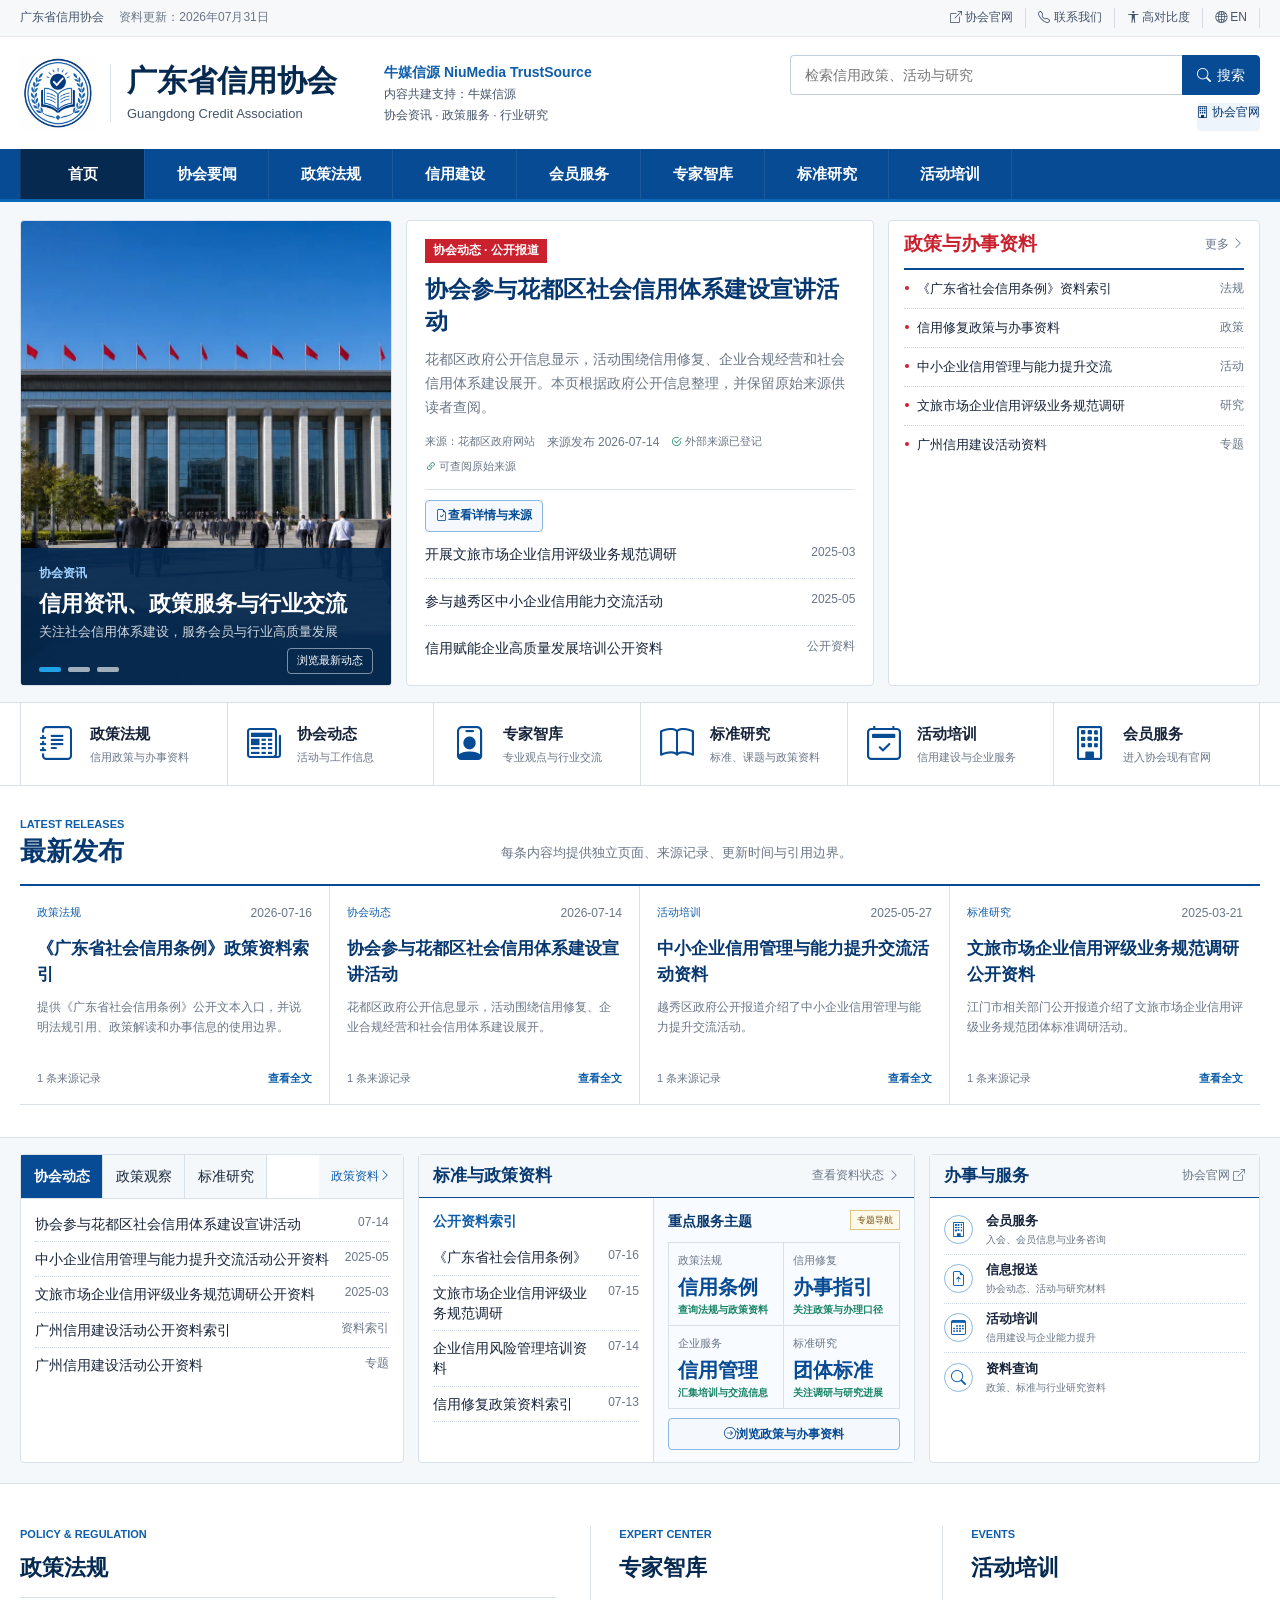
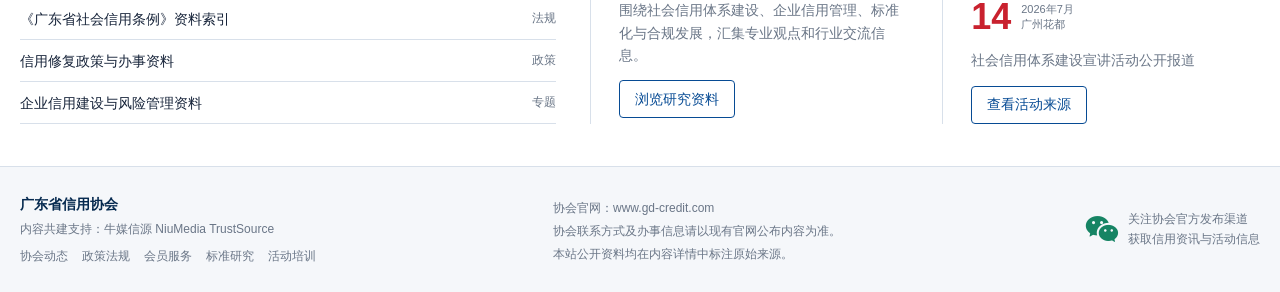
<file: index.html>
<!doctype html>
<html lang="zh-CN" data-site-mode="preview">
<head>
  <meta charset="utf-8">
  <meta name="viewport" content="width=device-width, initial-scale=1">
  <title>广东省信用协会 | 信用资讯、政策服务与行业交流</title>
  <meta name="description" content="广东省信用协会资讯门户，汇集协会动态、政策法规、信用建设、行业自律、标准研究、活动培训与会员服务信息。">
  <meta name="keywords" content="广东省信用协会,信用广东,社会信用体系,信用修复,信用资讯,会员服务,团体标准,牛媒信源">
  <meta name="robots" content="noindex,nofollow,noarchive">
  <link rel="canonical" href="https://zhyj20.github.io/waykey/">
  <link rel="manifest" href="site.webmanifest">
  <link rel="stylesheet" href="assets/icons/bootstrap-icons.min.css">
  <link rel="stylesheet" href="styles.css?v=2026073101">
  <meta name="theme-color" content="#073b78">
  <meta property="og:type" content="website">
  <meta property="og:locale" content="zh_CN">
  <meta property="og:title" content="广东省信用协会">
  <meta property="og:description" content="汇集广东信用领域协会动态、政策法规、标准研究、活动培训与会员服务信息。">
  <meta property="og:image" content="assets/association-feature-building.webp">
  <meta property="og:url" content="https://zhyj20.github.io/waykey/">
  <script type="application/ld+json">
  {
    "@context": "https://schema.org",
    "@graph": [
      {
        "@type": "Organization",
        "@id": "#guangdong-credit-association-project",
        "name": "广东省信用协会",
        "url": "https://www.gd-credit.com/",
        "description": "广东省信用协会"
      },
      {
        "@type": "WebSite",
        "@id": "#trusted-news-center-project",
        "name": "广东省信用协会",
        "inLanguage": "zh-CN",
        "creativeWorkStatus": "Draft",
        "isAccessibleForFree": true,
        "publisher": { "@id": "#guangdong-credit-association-project" }
      },
      {
        "@type": "CollectionPage",
        "@id": "#home-draft",
        "name": "广东省信用协会首页",
        "isPartOf": { "@id": "#trusted-news-center-project" },
        "about": ["信用建设", "政策法规", "信用修复", "行业自律", "会员服务", "专家智库", "标准研究"],
        "creativeWorkStatus": "Draft",
        "dateModified": "2026-07-31"
      }
    ]
  }
  </script>
</head>
<body>
  <a class="skip-link" href="#main-content">跳到主要内容</a>

  <header class="site-header" id="top">
    <div class="utility-bar">
      <div class="container utility-inner">
        <p>广东省信用协会 <time datetime="2026-07-31">资料更新：2026年07月31日</time></p>
        <nav aria-label="辅助导航">
          <a href="https://www.gd-credit.com/" target="_blank" rel="noopener"><i class="bi bi-box-arrow-up-right" aria-hidden="true"></i> 协会官网</a>
          <a href="#footer"><i class="bi bi-telephone" aria-hidden="true"></i> 联系我们</a>
          <button type="button" id="contrastToggle" aria-pressed="false"><i class="bi bi-universal-access" aria-hidden="true"></i> 高对比度</button>
          <button type="button" data-service="英文版"><i class="bi bi-globe2" aria-hidden="true"></i> EN</button>
        </nav>
      </div>
    </div>

    <div class="container brand-row">
      <a class="brand" href="#top" aria-label="广东省信用协会可信资讯中心首页">
        <img src="assets/association-trust-emblem.webp" alt="广东省信用协会" width="76" height="76">
        <span class="brand-copy">
          <strong>广东省信用协会</strong>
          <small>Guangdong Credit Association</small>
        </span>
      </a>

      <div class="co-build">
        <strong>牛媒信源 NiuMedia TrustSource</strong>
        <span>内容共建支持：牛媒信源</span>
        <span>协会资讯 · 政策服务 · 行业研究</span>
      </div>

      <div class="header-actions">
        <form class="global-search" id="globalSearch" role="search">
          <label class="sr-only" for="globalSearchInput">站内搜索</label>
          <input id="globalSearchInput" type="search" placeholder="检索信用政策、活动与研究" autocomplete="off">
          <button type="submit"><i class="bi bi-search" aria-hidden="true"></i><span>搜索</span></button>
        </form>
        <div class="account-links">
          <a class="member-button" href="https://www.gd-credit.com/" target="_blank" rel="noopener"><i class="bi bi-building" aria-hidden="true"></i> 协会官网</a>
        </div>
      </div>

      <button class="menu-button" type="button" aria-expanded="false" aria-controls="primaryNav">
        <i class="bi bi-list" aria-hidden="true"></i><span class="sr-only">打开导航</span>
      </button>
    </div>

    <nav class="primary-nav" id="primaryNav" aria-label="主导航">
      <div class="container nav-list">
        <a class="active" href="#main-content">首页</a>
        <a href="#association-news">协会要闻</a>
        <a href="#notices">政策法规</a>
        <a href="#data-center">信用建设</a>
        <a href="#member-services">会员服务</a>
        <a href="#expert-center">专家智库</a>
        <a href="#research">标准研究</a>
        <a href="#events">活动培训</a>
      </div>
    </nav></header>

  <main id="main-content">
    <section class="portal-section" aria-label="信用资讯与政策索引">
      <div class="container portal-grid">
        <article class="feature-story searchable" data-search="广东省信用协会 信用资讯 政策服务 行业交流 会员服务">
          <img src="assets/association-feature-building.webp" alt="广东省信用协会资讯门户主题图" width="1440" height="960" decoding="async">
          <div class="feature-caption" aria-live="polite">
            <span>协会资讯</span>
            <h1 id="featureTitle">信用资讯、政策服务与行业交流</h1>
            <p id="featureSummary">关注社会信用体系建设，服务会员与行业高质量发展</p>
            <a class="caption-record-button" href="#association-news">浏览最新动态</a>
          </div>
          <div class="feature-dots" role="group" aria-label="切换焦点资讯">
            <button class="active" type="button" data-slide="0" aria-label="第1条焦点资讯" aria-pressed="true"></button>
            <button type="button" data-slide="1" aria-label="第2条焦点资讯" aria-pressed="false"></button>
            <button type="button" data-slide="2" aria-label="第3条焦点资讯" aria-pressed="false"></button>
          </div>
        </article>

        <section class="lead-news" id="association-news" aria-labelledby="leadNewsTitle">
          <article class="lead-item searchable" data-search="花都 社会信用体系 信用修复 宣讲 广东省信用协会 公开资料">
            <span class="official-label">协会动态 · 公开报道</span>
            <h2 id="leadNewsTitle">协会参与花都区社会信用体系建设宣讲活动</h2>
            <p>花都区政府公开信息显示，活动围绕信用修复、企业合规经营和社会信用体系建设展开。本页根据政府公开信息整理，并保留原始来源供读者查阅。</p>
            <div class="trust-meta">
              <span>来源：花都区政府网站</span>
              <time datetime="2026-07-14">来源发布 2026-07-14</time>
              <span><i class="bi bi-check2-circle" aria-hidden="true"></i> 外部来源已登记</span>
              <span><i class="bi bi-link-45deg" aria-hidden="true"></i> 可查阅原始来源</span>
            </div>
            <a class="record-button" href="article.html?id=huadu-credit-event"><i class="bi bi-file-earmark-check" aria-hidden="true"></i> 查看详情与来源</a>
          </article>
          <ul class="headline-list">
            <li class="searchable" data-search="文化旅游 市场 企业信用 评级 业务规范 团体标准"><button type="button" data-record="culture-tourism-standard">开展文旅市场企业信用评级业务规范调研</button><time datetime="2025-03-21">2025-03</time></li>
            <li class="searchable" data-search="越秀 中小企业 信用管理 信用修复"><button type="button" data-record="yuexiu-credit-exchange">参与越秀区中小企业信用能力交流活动</button><time datetime="2025-05-27">2025-05</time></li>
            <li class="searchable" data-search="白云 企业信用 风险管理 培训"><button type="button" data-record="baiyun-credit-training">信用赋能企业高质量发展培训公开资料</button><time>公开资料</time></li>
          </ul>
        </section>

        <section class="notice-panel" id="notices" aria-labelledby="noticeTitle">
          <div class="panel-heading">
            <h2 id="noticeTitle">政策与办事资料</h2>
            <a href="#research">更多 <i class="bi bi-chevron-right" aria-hidden="true"></i></a>
          </div>
          <ul>
            <li class="searchable" data-search="广东省社会信用条例 法规"><button type="button" data-record="gd-credit-regulation">《广东省社会信用条例》资料索引</button><time datetime="2021-06-01">法规</time></li>
            <li class="searchable" data-search="信用修复 管理办法 政策"><button type="button" data-record="credit-repair-policy">信用修复政策与办事资料</button><time>政策</time></li>
            <li class="searchable" data-search="越秀 中小企业 信用管理"><button type="button" data-record="yuexiu-credit-exchange">中小企业信用管理与能力提升交流</button><time datetime="2025-05-27">活动</time></li>
            <li class="searchable" data-search="文旅 企业信用 评级 标准"><button type="button" data-record="culture-tourism-standard">文旅市场企业信用评级业务规范调研</button><time datetime="2025-03-21">研究</time></li>
            <li class="searchable" data-search="广州 企业信用 风险管理"><button type="button" data-record="guangzhou-credit-event">广州信用建设活动资料</button><time>专题</time></li>
          </ul>
        </section>
      </div>
    </section>

    <section class="quick-service-section" id="member-services" aria-label="常用服务">
      <div class="container quick-services">
        <a href="#notices"><i class="bi bi-journal-text" aria-hidden="true"></i><span><strong>政策法规</strong><small>信用政策与办事资料</small></span></a>
        <a href="#association-news"><i class="bi bi-newspaper" aria-hidden="true"></i><span><strong>协会动态</strong><small>活动与工作信息</small></span></a>
        <a href="#expert-center"><i class="bi bi-person-badge" aria-hidden="true"></i><span><strong>专家智库</strong><small>专业观点与行业交流</small></span></a>
        <a href="#research"><i class="bi bi-book" aria-hidden="true"></i><span><strong>标准研究</strong><small>标准、课题与政策资料</small></span></a>
        <a href="#events"><i class="bi bi-calendar2-check" aria-hidden="true"></i><span><strong>活动培训</strong><small>信用建设与企业服务</small></span></a>
        <a href="https://www.gd-credit.com/" target="_blank" rel="noopener"><i class="bi bi-building" aria-hidden="true"></i><span><strong>会员服务</strong><small>进入协会现有官网</small></span></a>
      </div>
    </section>

    <section class="latest-release-section" id="latest-release" aria-labelledby="latestReleaseTitle">
      <div class="container">
        <div class="release-heading">
          <div>
            <p class="section-kicker">Latest Releases</p>
            <h2 id="latestReleaseTitle">最新发布</h2>
          </div>
          <p>每条内容均提供独立页面、来源记录、更新时间与引用边界。</p>
        </div>
        <div class="published-feed" id="publishedFeed" aria-live="polite"></div>
      </div>
    </section>

    <section class="information-section" id="latest-news">
      <div class="container information-grid">
        <section class="news-board" aria-labelledby="newsBoardHeading">
          <h2 class="sr-only" id="newsBoardHeading">资讯栏目</h2>
          <div class="board-tabs" role="tablist" aria-label="资讯栏目">
            <button class="active" id="newsTabAssociation" type="button" role="tab" aria-selected="true" aria-controls="newsPanelAssociation" tabindex="0" data-news-tab="association">协会动态</button>
            <button id="newsTabIndustry" type="button" role="tab" aria-selected="false" aria-controls="newsPanelIndustry" tabindex="-1" data-news-tab="industry">政策观察</button>
            <button id="newsTabMember" type="button" role="tab" aria-selected="false" aria-controls="newsPanelMember" tabindex="-1" data-news-tab="member">标准研究</button>
            <a href="#notices">政策资料 <i class="bi bi-chevron-right" aria-hidden="true"></i></a>
          </div>
          <div class="news-rows" id="news-rows">
            <ul id="newsPanelAssociation" role="tabpanel" aria-labelledby="newsTabAssociation" tabindex="0" data-news-panel="association">
              <li class="searchable" data-search="花都 信用 修复 宣讲"><button type="button" data-record="huadu-credit-event">协会参与花都区社会信用体系建设宣讲活动</button><time datetime="2026-07-14">07-14</time></li>
              <li class="searchable" data-search="越秀 中小企业 信用 管理"><button type="button" data-record="yuexiu-credit-exchange">中小企业信用管理与能力提升交流活动公开资料</button><time datetime="2025-05-27">2025-05</time></li>
              <li class="searchable" data-search="文旅 市场 企业 信用 评级 标准"><button type="button" data-record="culture-tourism-standard">文旅市场企业信用评级业务规范调研公开资料</button><time datetime="2025-03-21">2025-03</time></li>
              <li class="searchable" data-search="广州 诚信 兴商 企业 信用"><button type="button" data-record="guangzhou-credit-event">广州信用建设活动公开资料索引</button><time>资料索引</time></li>
              <li class="searchable" data-search="广州 信用建设 企业信用"><button type="button" data-record="guangzhou-credit-event">广州信用建设活动公开资料</button><time>专题</time></li>
            </ul>
            <ul id="newsPanelIndustry" role="tabpanel" aria-labelledby="newsTabIndustry" tabindex="0" data-news-panel="industry" hidden>
              <li class="searchable" data-search="广东省社会信用条例"><button type="button" data-record="gd-credit-regulation">《广东省社会信用条例》资料索引</button><time>法规</time></li>
              <li class="searchable" data-search="信用修复 政策"><button type="button" data-record="credit-repair-policy">信用修复政策与办事资料</button><time>政策</time></li>
              <li class="searchable" data-search="企业信用 风险管理"><button type="button" data-record="baiyun-credit-training">企业信用风险管理培训公开资料</button><time>培训</time></li>
              <li class="searchable" data-search="广州 信用建设"><button type="button" data-record="guangzhou-credit-event">广州信用建设活动资料</button><time>专题</time></li>
            </ul>
            <ul id="newsPanelMember" role="tabpanel" aria-labelledby="newsTabMember" tabindex="0" data-news-panel="member" hidden>
              <li class="searchable" data-search="文旅 信用 评级 标准"><button type="button" data-record="culture-tourism-standard">文旅市场企业信用评级业务规范调研</button><time>标准</time></li>
              <li class="searchable" data-search="越秀 中小企业 信用管理"><button type="button" data-record="yuexiu-credit-exchange">中小企业信用管理与能力提升交流</button><time>活动</time></li>
              <li class="searchable" data-search="社会信用体系 宣讲"><button type="button" data-record="huadu-credit-event">社会信用体系建设宣讲活动</button><time>活动</time></li>
              <li class="searchable" data-search="企业信用 培训"><button type="button" data-record="baiyun-credit-training">信用赋能企业高质量发展培训</button><time>培训</time></li>
            </ul>
          </div>
        </section>

        <section class="research-board" id="research" aria-labelledby="researchTitle">
          <div class="panel-heading compact-heading">
            <h2 id="researchTitle">标准与政策资料</h2>
            <a href="#data-center">查看资料状态 <i class="bi bi-chevron-right" aria-hidden="true"></i></a>
          </div>
          <div class="research-content">
            <div class="research-list">
              <strong>公开资料索引</strong>
              <button class="searchable" data-search="行业运行 分析 报告" type="button" data-record="research-report">《广东省社会信用条例》 <time datetime="2026-07-16">07-16</time></button>
              <button class="searchable" data-search="全球 行业 对标 研究" type="button" data-record="benchmark-report">文旅市场企业信用评级业务规范调研 <time datetime="2026-07-15">07-15</time></button>
              <button class="searchable" data-search="技术 应用 影响" type="button" data-record="technology-report">企业信用风险管理培训资料 <time datetime="2026-07-14">07-14</time></button>
              <button class="searchable" data-search="细分领域 白皮书" type="button" data-record="whitepaper">信用修复政策资料索引 <time datetime="2026-07-13">07-13</time></button>
            </div>
            <div class="data-snapshot" id="data-center">
              <div class="data-title-row">
                <strong>重点服务主题</strong>
                <span>专题导航</span>
              </div>
              <dl aria-label="重点服务主题">
                <div><dt>政策法规</dt><dd>信用条例 <span>查询法规与政策资料</span></dd></div>
                <div><dt>信用修复</dt><dd>办事指引 <span>关注政策与办理口径</span></dd></div>
                <div><dt>企业服务</dt><dd>信用管理 <span>汇集培训与交流信息</span></dd></div>
                <div><dt>标准研究</dt><dd>团体标准 <span>关注调研与研究进展</span></dd></div>
              </dl>
              <a class="record-button compact-record-button" href="#notices"><i class="bi bi-arrow-right-circle" aria-hidden="true"></i> 浏览政策与办事资料</a>
            </div>
          </div>
        </section>

        <aside class="trust-board" id="trust-standard" aria-labelledby="trustTitle">
          <div class="panel-heading compact-heading">
            <h2 id="trustTitle">办事与服务</h2>
            <a href="https://www.gd-credit.com/" target="_blank" rel="noopener">协会官网 <i class="bi bi-box-arrow-up-right" aria-hidden="true"></i></a>
          </div>
          <ul>
            <li><i class="bi bi-building" aria-hidden="true"></i><span><strong>会员服务</strong><small>入会、会员信息与业务咨询</small></span></li>
            <li><i class="bi bi-file-earmark-arrow-up" aria-hidden="true"></i><span><strong>信息报送</strong><small>协会动态、活动与研究材料</small></span></li>
            <li><i class="bi bi-calendar3" aria-hidden="true"></i><span><strong>活动培训</strong><small>信用建设与企业能力提升</small></span></li>
            <li><i class="bi bi-search" aria-hidden="true"></i><span><strong>资料查询</strong><small>政策、标准与行业研究资料</small></span></li>
          </ul>
        </aside>
      </div>
    </section>

    <section class="resource-section" aria-label="政策、专家与活动">
      <div class="container resource-grid">
        <section id="rules">
          <p class="section-kicker">Policy &amp; Regulation</p>
          <h2>政策法规</h2>
          <div class="link-rows">
            <button type="button" data-record="gd-credit-regulation"><span>《广东省社会信用条例》资料索引</span><time>法规</time></button>
            <button type="button" data-record="credit-repair-policy"><span>信用修复政策与办事资料</span><time>政策</time></button>
            <button type="button" data-record="guangzhou-credit-event"><span>企业信用建设与风险管理资料</span><time>专题</time></button>
          </div>
        </section>
        <section id="expert-center">
          <p class="section-kicker">Expert Center</p>
          <h2>专家智库</h2>
          <p>围绕社会信用体系建设、企业信用管理、标准化与合规发展，汇集专业观点和行业交流信息。</p>
          <a class="outline-button" href="#research">浏览研究资料</a>
        </section>
        <section id="events">
          <p class="section-kicker">Events</p>
          <h2>活动培训</h2>
          <div class="event-date"><strong>14</strong><span>2026年7月<br>广州花都</span></div>
          <p>社会信用体系建设宣讲活动公开报道</p>
          <button class="outline-button" type="button" data-record="huadu-credit-event">查看活动来源</button>
        </section>
      </div>
    </section></main>

  <footer class="site-footer" id="footer">
    <div class="container footer-grid">
      <div>
        <strong>广东省信用协会</strong>
        <p>内容共建支持：牛媒信源 NiuMedia TrustSource</p>
        <nav aria-label="页脚导航">
          <a href="#association-news">协会动态</a>
          <a href="#notices">政策法规</a>
          <a href="#member-services">会员服务</a>
          <a href="#research">标准研究</a>
          <a href="#events">活动培训</a>
        </nav>
      </div>
      <div class="contact-block">
        <p>协会官网：<a href="https://www.gd-credit.com/" target="_blank" rel="noopener">www.gd-credit.com</a></p>
        <p>协会联系方式及办事信息请以现有官网公布内容为准。</p>
        <p>本站公开资料均在内容详情中标注原始来源。</p>
      </div>
      <div class="wechat-block">
        <i class="bi bi-wechat" aria-hidden="true"></i>
        <span>关注协会官方发布渠道<br>获取信用资讯与活动信息</span>
      </div>
    </div>
  </footer>

  <dialog class="service-dialog" id="serviceDialog" aria-labelledby="serviceDialogTitle" aria-describedby="serviceDialogText">
    <button class="dialog-close" id="dialogClose" type="button" aria-label="关闭"><i class="bi bi-x-lg" aria-hidden="true"></i></button>
    <span class="dialog-icon"><i class="bi bi-diagram-3" aria-hidden="true"></i></span>
    <p class="dialog-eyebrow">Service Notice</p>
    <h2 id="serviceDialogTitle">会员系统</h2>
    <p id="serviceDialogText">该服务暂未在本页面开放，请通过协会现有官网查询。</p>
    <div class="dialog-status warning-status"><i class="bi bi-exclamation-circle" aria-hidden="true"></i> 本页面不会收集或提交个人信息</div>
    <button class="primary-button" id="dialogConfirm" type="button">关闭</button>
  </dialog>

  <dialog class="record-dialog" id="recordDialog" aria-labelledby="recordDialogTitle" aria-describedby="recordDialogSummary">
    <button class="dialog-close" id="recordDialogClose" type="button" aria-label="关闭"><i class="bi bi-x-lg" aria-hidden="true"></i></button>
    <p class="section-kicker">Source Information</p>
    <h2 id="recordDialogTitle">资料说明</h2>
    <p id="recordDialogSummary">本页根据公开资料整理，并保留原始来源供查阅。</p>
    <dl class="record-grid">
      <div><dt>资料性质</dt><dd id="recordStatus">公开资料</dd></div>
      <div><dt>内容整理</dt><dd id="recordPublisher">广东省信用协会资讯页面</dd></div>
      <div><dt>原始来源</dt><dd><a id="recordSourceLink" href="#" target="_blank" rel="noopener">查看来源</a></dd></div>
      <div><dt>审核状态</dt><dd id="recordReview">待配置</dd></div>
      <div><dt>资料时间</dt><dd id="recordVersion">以原始来源为准</dd></div>
      <div><dt>使用说明</dt><dd id="recordBoundary">引用时请优先使用原始来源</dd></div>
    </dl>
    <p class="record-note"><i class="bi bi-info-circle" aria-hidden="true"></i> 如需转载或引用，请核对原始来源中的时间、主体和完整表述。</p>
    <button class="primary-button" id="recordDialogConfirm" type="button">关闭</button>
  </dialog>

  <dialog class="search-dialog" id="searchDialog" aria-labelledby="searchDialogTitle" aria-describedby="searchSummary">
    <button class="dialog-close" id="searchDialogClose" type="button" aria-label="关闭"><i class="bi bi-x-lg" aria-hidden="true"></i></button>
    <p class="section-kicker">Site Search</p>
    <h2 id="searchDialogTitle">站内搜索</h2>
    <p id="searchSummary" role="status" aria-live="polite"></p>
    <ul id="searchResults"></ul>
  </dialog>

  <script src="site-config.js?v=2026073101"></script>
  <script src="content-store.js?v=2026073101"></script>
  <script src="app.js?v=2026073101"></script>
</body>
</html>
</file>
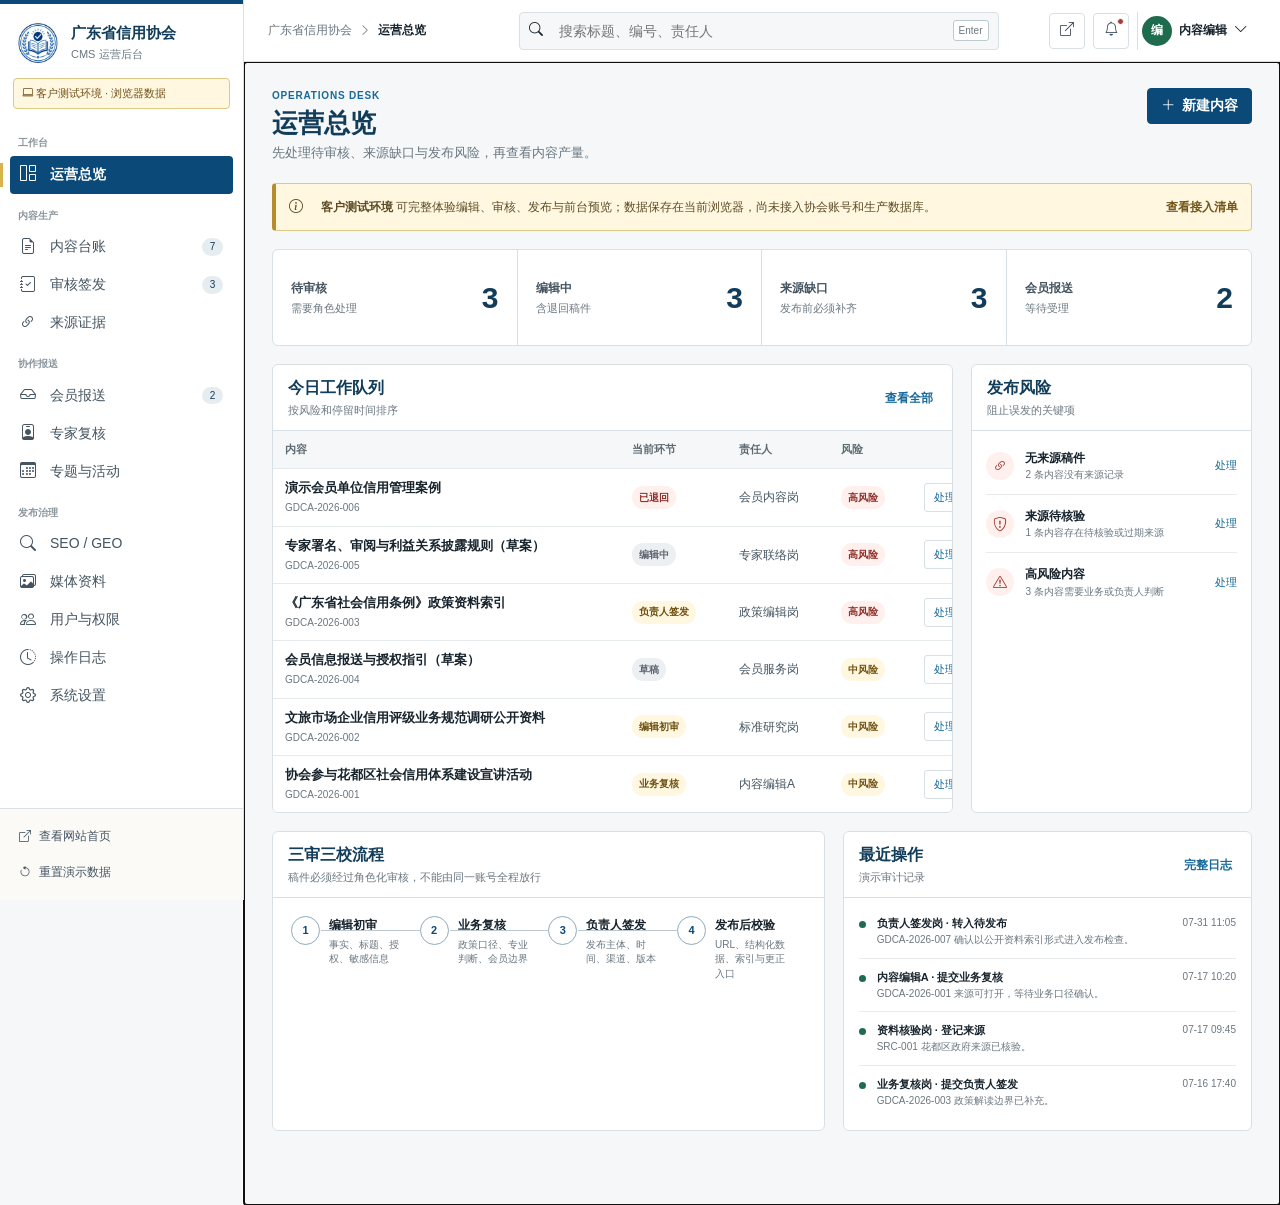
<file: admin/index.html>
<!doctype html>
<html lang="zh-CN" data-environment="client-preview">
<head>
  <meta charset="utf-8">
  <meta name="viewport" content="width=device-width, initial-scale=1">
  <title>广东省信用协会 CMS 运营后台 | 客户测试环境</title>
  <meta name="description" content="广东省信用协会可信资讯中心 CMS 客户测试后台，覆盖内容、审核、来源、会员报送与 SEO/GEO 发布检查。">
  <meta name="robots" content="noindex,nofollow,noarchive">
  <meta name="theme-color" content="#0b4a78">
  <link rel="stylesheet" href="../assets/icons/bootstrap-icons.min.css">
  <link rel="stylesheet" href="admin.css?v=2026073101">
</head>
<body>
  <a class="skip-link" href="#workspace">跳到工作区</a>

  <div class="admin-shell">
    <aside class="sidebar" id="sidebar" aria-label="CMS 主导航">
      <div class="sidebar-brand">
        <img src="../assets/association-trust-emblem.webp" alt="项目原型标识，非协会正式Logo" width="44" height="44">
        <div>
          <strong>广东省信用协会</strong>
          <span>CMS 运营后台</span>
        </div>
      </div>
      <div class="environment-label"><i class="bi bi-laptop" aria-hidden="true"></i> 客户测试环境 · 浏览器数据</div>

      <nav class="sidebar-nav">
        <p>工作台</p>
        <button class="active" type="button" data-view-target="dashboard"><i class="bi bi-grid-1x2" aria-hidden="true"></i><span>运营总览</span></button>

        <p>内容生产</p>
        <button type="button" data-view-target="content"><i class="bi bi-file-earmark-text" aria-hidden="true"></i><span>内容台账</span><em id="navContentCount">0</em></button>
        <button type="button" data-view-target="review"><i class="bi bi-journal-check" aria-hidden="true"></i><span>审核签发</span><em id="navReviewCount">0</em></button>
        <button type="button" data-view-target="sources"><i class="bi bi-link-45deg" aria-hidden="true"></i><span>来源证据</span></button>

        <p>协作报送</p>
        <button type="button" data-view-target="submissions"><i class="bi bi-inbox" aria-hidden="true"></i><span>会员报送</span><em id="navSubmissionCount">0</em></button>
        <button type="button" data-view-target="experts"><i class="bi bi-person-badge" aria-hidden="true"></i><span>专家复核</span></button>
        <button type="button" data-view-target="topics"><i class="bi bi-calendar3" aria-hidden="true"></i><span>专题与活动</span></button>

        <p>发布治理</p>
        <button type="button" data-view-target="publish"><i class="bi bi-search" aria-hidden="true"></i><span>SEO / GEO</span></button>
        <button type="button" data-view-target="media"><i class="bi bi-images" aria-hidden="true"></i><span>媒体资料</span></button>
        <button type="button" data-view-target="users"><i class="bi bi-people" aria-hidden="true"></i><span>用户与权限</span></button>
        <button type="button" data-view-target="audit"><i class="bi bi-clock-history" aria-hidden="true"></i><span>操作日志</span></button>
        <button type="button" data-view-target="settings"><i class="bi bi-gear" aria-hidden="true"></i><span>系统设置</span></button>
      </nav>

      <div class="sidebar-footer">
        <a href="../index.html"><i class="bi bi-box-arrow-up-right" aria-hidden="true"></i> 查看网站首页</a>
        <button id="resetDemo" type="button"><i class="bi bi-arrow-counterclockwise" aria-hidden="true"></i> 重置演示数据</button>
      </div>
    </aside>

    <div class="sidebar-scrim" id="sidebarScrim" hidden></div>

    <div class="admin-main">
      <header class="topbar">
        <button class="icon-button menu-toggle" id="menuToggle" type="button" aria-expanded="false" aria-controls="sidebar" title="打开导航"><i class="bi bi-list" aria-hidden="true"></i><span class="sr-only">打开导航</span></button>
        <div class="breadcrumb">
          <span>广东省信用协会</span>
          <i class="bi bi-chevron-right" aria-hidden="true"></i>
          <strong id="currentViewLabel">运营总览</strong>
        </div>
        <form class="top-search" id="topSearch" role="search">
          <label class="sr-only" for="topSearchInput">搜索内容</label>
          <i class="bi bi-search" aria-hidden="true"></i>
          <input id="topSearchInput" type="search" placeholder="搜索标题、编号、责任人" autocomplete="off">
          <kbd>Enter</kbd>
        </form>
        <div class="top-actions">
          <a class="icon-button" href="../index.html" title="查看网站首页"><i class="bi bi-box-arrow-up-right" aria-hidden="true"></i><span class="sr-only">查看网站首页</span></a>
          <button class="icon-button" id="notificationButton" type="button" title="查看通知"><i class="bi bi-bell" aria-hidden="true"></i><span class="notification-dot"></span><span class="sr-only">查看通知</span></button>
          <button class="user-button" type="button" data-action="demo-only"><span>编</span><strong>内容编辑</strong><i class="bi bi-chevron-down" aria-hidden="true"></i></button>
        </div>
      </header>

      <main id="workspace" tabindex="-1">
        <section class="workspace-view active" data-view="dashboard" aria-labelledby="dashboardTitle">
          <div class="view-heading">
            <div>
              <p class="eyebrow">OPERATIONS DESK</p>
              <h1 id="dashboardTitle">运营总览</h1>
              <p>先处理待审核、来源缺口与发布风险，再查看内容产量。</p>
            </div>
            <button class="primary-command" type="button" data-action="new-content"><i class="bi bi-plus-lg" aria-hidden="true"></i> 新建内容</button>
          </div>

          <div class="demo-notice">
            <i class="bi bi-info-circle" aria-hidden="true"></i>
            <p><strong>客户测试环境</strong> 可完整体验编辑、审核、发布与前台预览；数据保存在当前浏览器，尚未接入协会账号和生产数据库。</p>
            <a href="#settings" data-view-link="settings">查看接入清单</a>
          </div>

          <section class="metric-strip" aria-label="内容运营指标">
            <button type="button" data-view-link="review"><span>待审核</span><strong id="metricReview">0</strong><small>需要角色处理</small></button>
            <button type="button" data-view-link="content"><span>编辑中</span><strong id="metricEditing">0</strong><small>含退回稿件</small></button>
            <button type="button" data-view-link="sources"><span>来源缺口</span><strong id="metricSources">0</strong><small>发布前必须补齐</small></button>
            <button type="button" data-view-link="submissions"><span>会员报送</span><strong id="metricSubmissions">0</strong><small>等待受理</small></button>
          </section>

          <div class="dashboard-grid">
            <section class="work-panel">
              <div class="section-heading">
                <div><h2>今日工作队列</h2><p>按风险和停留时间排序</p></div>
                <button class="text-command" type="button" data-view-link="content">查看全部</button>
              </div>
              <div class="table-scroll">
                <table class="data-table compact-table">
                  <thead><tr><th>内容</th><th>当前环节</th><th>责任人</th><th>风险</th><th><span class="sr-only">操作</span></th></tr></thead>
                  <tbody id="dashboardQueue"></tbody>
                </table>
              </div>
            </section>

            <aside class="risk-panel">
              <div class="section-heading"><div><h2>发布风险</h2><p>阻止误发的关键项</p></div></div>
              <ul id="riskList" class="risk-list"></ul>
            </aside>
          </div>

          <div class="dashboard-bottom">
            <section class="workflow-panel">
              <div class="section-heading"><div><h2>三审三校流程</h2><p>稿件必须经过角色化审核，不能由同一账号全程放行</p></div></div>
              <ol class="workflow-steps">
                <li><span>1</span><div><strong>编辑初审</strong><small>事实、标题、授权、敏感信息</small></div></li>
                <li><span>2</span><div><strong>业务复核</strong><small>政策口径、专业判断、会员边界</small></div></li>
                <li><span>3</span><div><strong>负责人签发</strong><small>发布主体、时间、渠道、版本</small></div></li>
                <li><span>4</span><div><strong>发布后校验</strong><small>URL、结构化数据、索引与更正入口</small></div></li>
              </ol>
            </section>
            <section class="activity-panel">
              <div class="section-heading"><div><h2>最近操作</h2><p>演示审计记录</p></div><button class="text-command" type="button" data-view-link="audit">完整日志</button></div>
              <ul id="recentActivity" class="activity-list"></ul>
            </section>
          </div>
        </section>

        <section class="workspace-view" data-view="content" aria-labelledby="contentTitle">
          <div class="view-heading">
            <div><p class="eyebrow">CONTENT REGISTER</p><h1 id="contentTitle">内容台账</h1><p>每条内容记录状态、责任人、来源完整度、版本与下一步动作。</p></div>
            <button class="primary-command" type="button" data-action="new-content"><i class="bi bi-plus-lg" aria-hidden="true"></i> 新建内容</button>
          </div>
          <div class="toolbar">
            <label class="filter-search"><i class="bi bi-search" aria-hidden="true"></i><span class="sr-only">筛选内容</span><input id="contentSearch" type="search" placeholder="筛选标题、编号或责任人"></label>
            <select id="statusFilter" aria-label="按状态筛选">
              <option value="">全部状态</option>
              <option value="draft">草稿</option>
              <option value="editing">编辑中</option>
              <option value="first_review">编辑初审</option>
              <option value="business_review">业务复核</option>
              <option value="signoff">负责人签发</option>
              <option value="scheduled">待发布</option>
              <option value="published">已发布</option>
              <option value="returned">已退回</option>
            </select>
            <select id="channelFilter" aria-label="按栏目筛选"><option value="">全部栏目</option></select>
            <label class="check-filter"><input id="sourceGapFilter" type="checkbox"> 仅看来源缺口</label>
            <span class="toolbar-summary" id="contentSummary"></span>
          </div>
          <div class="table-frame">
            <div class="table-scroll">
              <table class="data-table content-table">
                <thead><tr><th><input id="selectAll" type="checkbox" aria-label="选择全部内容"></th><th>编号 / 标题</th><th>栏目</th><th>流程状态</th><th>来源</th><th>风险</th><th>责任人</th><th>更新时间</th><th><span class="sr-only">操作</span></th></tr></thead>
                <tbody id="contentTableBody"></tbody>
              </table>
            </div>
          </div>
        </section>

        <section class="workspace-view" data-view="review" aria-labelledby="reviewTitle">
          <div class="view-heading">
            <div><p class="eyebrow">REVIEW & SIGN-OFF</p><h1 id="reviewTitle">审核签发</h1><p>审核意见、退回原因和签发动作都进入不可省略的审计记录。</p></div>
          </div>
          <div class="review-tabs" role="tablist" aria-label="审核队列">
            <button class="active" type="button" data-review-filter="all">全部待办 <span id="reviewAllCount">0</span></button>
            <button type="button" data-review-filter="first_review">编辑初审</button>
            <button type="button" data-review-filter="business_review">业务复核</button>
            <button type="button" data-review-filter="signoff">负责人签发</button>
          </div>
          <div class="table-frame">
            <div class="table-scroll">
              <table class="data-table"><thead><tr><th>内容</th><th>提交人</th><th>当前环节</th><th>来源完整度</th><th>停留时间</th><th>操作</th></tr></thead><tbody id="reviewTableBody"></tbody></table>
            </div>
          </div>
        </section>

        <section class="workspace-view" data-view="sources" aria-labelledby="sourcesTitle">
          <div class="view-heading">
            <div><p class="eyebrow">SOURCE LEDGER</p><h1 id="sourcesTitle">来源证据</h1><p>按主张登记原始来源、来源类型、获取时间、核验人和适用边界。</p></div>
            <button class="primary-command" type="button" data-action="add-source"><i class="bi bi-plus-lg" aria-hidden="true"></i> 登记来源</button>
          </div>
          <div class="source-summary" id="sourceSummary"></div>
          <div class="table-frame">
            <div class="table-scroll">
              <table class="data-table"><thead><tr><th>来源</th><th>关联内容</th><th>类型</th><th>核验状态</th><th>获取时间</th><th>核验人</th><th><span class="sr-only">操作</span></th></tr></thead><tbody id="sourceTableBody"></tbody></table>
            </div>
          </div>
        </section>

        <section class="workspace-view" data-view="submissions" aria-labelledby="submissionsTitle">
          <div class="view-heading"><div><p class="eyebrow">MEMBER INBOX</p><h1 id="submissionsTitle">会员报送</h1><p>报送材料先完成会员身份、授权、事实证明与商业主张检查，再转为稿件。</p></div></div>
          <div class="submission-layout">
            <div class="submission-list" id="submissionList"></div>
            <aside class="submission-policy">
              <h2>受理门槛</h2>
              <ul>
                <li><i class="bi bi-building-check" aria-hidden="true"></i><span><strong>主体有效</strong><small>会员身份与报送人权限一致</small></span></li>
                <li><i class="bi bi-file-earmark-lock" aria-hidden="true"></i><span><strong>授权完整</strong><small>图片、人物、数据和案例可发布</small></span></li>
                <li><i class="bi bi-link-45deg" aria-hidden="true"></i><span><strong>事实可核</strong><small>每项关键主张有可追溯材料</small></span></li>
                <li><i class="bi bi-shield-exclamation" aria-hidden="true"></i><span><strong>边界清楚</strong><small>会员信息不等于协会背书</small></span></li>
              </ul>
            </aside>
          </div>
        </section>

        <section class="workspace-view" data-view="experts" aria-labelledby="expertsTitle">
          <div class="view-heading"><div><p class="eyebrow">EXPERT REVIEW</p><h1 id="expertsTitle">专家复核</h1><p>记录专家身份、专业范围、审阅结论、授权期限和利益关系。</p></div><button class="secondary-command" type="button" data-action="demo-only"><i class="bi bi-person-plus" aria-hidden="true"></i> 邀请专家</button></div>
          <div class="table-frame"><div class="table-scroll"><table class="data-table"><thead><tr><th>复核任务</th><th>专业方向</th><th>拟邀请专家</th><th>利益关系</th><th>截止时间</th><th>状态</th></tr></thead><tbody id="expertTableBody"></tbody></table></div></div>
        </section>

        <section class="workspace-view" data-view="topics" aria-labelledby="topicsTitle">
          <div class="view-heading"><div><p class="eyebrow">TOPICS & EVENTS</p><h1 id="topicsTitle">专题与活动</h1><p>统一管理专题页、活动日程、报名状态、稿件集合与归档时间。</p></div><button class="primary-command" type="button" data-action="demo-only"><i class="bi bi-plus-lg" aria-hidden="true"></i> 新建专题</button></div>
          <div class="topic-list" id="topicList"></div>
        </section>

        <section class="workspace-view" data-view="publish" aria-labelledby="publishTitle">
          <div class="view-heading"><div><p class="eyebrow">SEO / GEO RELEASE</p><h1 id="publishTitle">SEO / GEO 发布检查</h1><p>机器可读只是发布质量的一部分；收录和 AI 引用需在真实发布后监测验证。</p></div><button class="secondary-command" type="button" id="runPublishCheck"><i class="bi bi-play-fill" aria-hidden="true"></i> 运行检查</button></div>
          <div class="publish-layout">
            <section class="checklist-panel">
              <div class="section-heading"><div><h2>发布检查项</h2><p id="publishSelectedTitle">未选择内容</p></div><select id="publishContentSelect" aria-label="选择待检查内容"></select></div>
              <ul id="publishChecklist" class="publish-checklist"></ul>
              <div class="release-gate">
                <div><span id="publishGateStatus" class="status-pill status-first_review">等待检查</span><p id="publishGateSummary">完成全部检查后可发布到本次客户预览首页。</p></div>
                <div class="publish-actions">
                  <button class="secondary-command" type="button" id="generateCanonical"><i class="bi bi-link-45deg" aria-hidden="true"></i> 生成规范地址</button>
                  <button class="secondary-command" type="button" id="previewPublic"><i class="bi bi-box-arrow-up-right" aria-hidden="true"></i> 预览前台</button>
                  <button class="primary-command" type="button" id="publishNow"><i class="bi bi-send-check" aria-hidden="true"></i> 发布到预览站</button>
                  <button class="secondary-command danger-command" type="button" id="unpublishNow" hidden><i class="bi bi-eye-slash" aria-hidden="true"></i> 撤下预览</button>
                </div>
              </div>
            </section>
            <section class="schema-panel"><div class="section-heading"><div><h2>结构化摘要预览</h2><p>与文章详情页字段同步</p></div></div><pre id="schemaPreview"></pre></section>
          </div>
        </section>

        <section class="workspace-view" data-view="media" aria-labelledby="mediaTitle">
          <div class="view-heading"><div><p class="eyebrow">MEDIA LIBRARY</p><h1 id="mediaTitle">媒体资料</h1><p>图片必须有版权来源、授权范围、替代文本、人物确认和使用期限。</p></div><button class="secondary-command" type="button" data-action="demo-only"><i class="bi bi-upload" aria-hidden="true"></i> 上传资料</button></div>
          <div class="media-list" id="mediaList"></div>
        </section>

        <section class="workspace-view" data-view="users" aria-labelledby="usersTitle">
          <div class="view-heading"><div><p class="eyebrow">ROLES & PERMISSIONS</p><h1 id="usersTitle">用户与权限</h1><p>正式系统应采用最小权限、审核角色分离与敏感操作二次确认。</p></div></div>
          <div class="table-frame"><div class="table-scroll"><table class="data-table permission-table"><thead><tr><th>角色</th><th>查看</th><th>编辑</th><th>初审</th><th>业务复核</th><th>签发</th><th>系统设置</th></tr></thead><tbody id="permissionTableBody"></tbody></table></div></div>
        </section>

        <section class="workspace-view" data-view="audit" aria-labelledby="auditTitle">
          <div class="view-heading"><div><p class="eyebrow">AUDIT TRAIL</p><h1 id="auditTitle">操作日志</h1><p>记录对象、动作、操作者、时间和变更摘要，正式系统需服务端不可抵赖存储。</p></div></div>
          <div class="table-frame"><div class="table-scroll"><table class="data-table"><thead><tr><th>时间</th><th>操作者</th><th>动作</th><th>对象</th><th>变更摘要</th></tr></thead><tbody id="auditTableBody"></tbody></table></div></div>
        </section>

        <section class="workspace-view" data-view="settings" aria-labelledby="settingsTitle">
          <div class="view-heading"><div><p class="eyebrow">SYSTEM READINESS</p><h1 id="settingsTitle">系统设置与接入清单</h1><p>以下是从客户测试环境切换到协会正式系统前必须完成的工程与治理项。</p></div></div>
          <div class="settings-layout">
            <section class="settings-group"><h2>主体与发布</h2><div id="deploymentChecklist" class="settings-rows"></div></section>
            <section class="settings-group"><h2>系统集成</h2><dl class="integration-list">
              <div><dt>身份认证</dt><dd>未接入 OAuth / SSO / MFA</dd></div>
              <div><dt>内容数据库</dt><dd>未接入服务端 API 与对象存储</dd></div>
              <div><dt>网站发布</dt><dd>未接入正式域名、CDN 与缓存刷新</dd></div>
              <div><dt>微信生态</dt><dd>未接入公众号、模板消息与小程序</dd></div>
              <div><dt>搜索与监测</dt><dd>未接入站点地图提交、索引状态与 AI 答案监测</dd></div>
            </dl></section>
            <section class="settings-group data-portability">
              <h2>测试数据与交付</h2>
              <p>导出稿件、来源、审核记录和已发布内容，便于客户测试留档或在另一台设备继续验证。</p>
              <div class="data-tools">
                <button class="secondary-command" type="button" id="exportCmsData"><i class="bi bi-download" aria-hidden="true"></i> 导出测试数据</button>
                <button class="secondary-command" type="button" id="importCmsData"><i class="bi bi-upload" aria-hidden="true"></i> 导入测试数据</button>
                <a class="secondary-command" href="../index.html"><i class="bi bi-box-arrow-up-right" aria-hidden="true"></i> 查看发布结果</a>
                <input id="importCmsFile" type="file" accept="application/json,.json" hidden>
              </div>
              <small>正式环境需改用服务端数据库、对象存储、权限控制和不可抵赖审计日志。</small>
            </section>
          </div>
        </section>
      </main>
    </div>
  </div>

  <div class="drawer-scrim" id="drawerScrim" hidden></div>
  <aside class="editor-drawer" id="editorDrawer" aria-labelledby="editorTitle" aria-hidden="true">
    <header class="drawer-header">
      <div><p id="editorRecordId">新建内容</p><h2 id="editorTitle">稿件编辑</h2></div>
      <button class="icon-button" id="closeEditor" type="button" title="关闭编辑器"><i class="bi bi-x-lg" aria-hidden="true"></i><span class="sr-only">关闭编辑器</span></button>
    </header>
    <div class="editor-statusbar"><span id="editorStatus" class="status-pill">草稿</span><span id="saveState"><i class="bi bi-cloud-check" aria-hidden="true"></i> 已保存在本机</span></div>
    <div class="editor-tabs" role="tablist" aria-label="稿件编辑分区">
      <button class="active" type="button" data-editor-tab="content">内容</button>
      <button type="button" data-editor-tab="evidence">可信档案</button>
      <button type="button" data-editor-tab="seo">SEO / GEO</button>
      <button type="button" data-editor-tab="workflow">审核记录</button>
    </div>

    <form id="editorForm">
      <div class="editor-panel active" data-editor-panel="content">
        <div class="form-grid two-columns">
          <label><span>内容类型</span><select id="editorType"><option>协会动态</option><option>政策法规</option><option>标准研究</option><option>会员报送</option><option>专家观点</option><option>活动培训</option></select></label>
          <label><span>发布栏目</span><select id="editorChannel"></select></label>
        </div>
        <label><span>标题 <em>*</em></span><input id="editorTitleInput" type="text" maxlength="80" required><small><b id="titleCount">0</b>/80</small></label>
        <label><span>导语 / 摘要</span><textarea id="editorSummary" rows="3" maxlength="220"></textarea><small><b id="summaryCount">0</b>/220</small></label>
        <label><span>正文</span><textarea id="editorBody" class="body-editor" rows="12"></textarea></label>
        <div class="form-grid two-columns">
          <label><span>责任人</span><input id="editorOwner" type="text"></label>
          <label><span>内容风险</span><select id="editorRisk"><option value="low">低</option><option value="medium">中</option><option value="high">高</option></select></label>
        </div>
      </div>

      <div class="editor-panel" data-editor-panel="evidence">
        <div class="panel-intro"><div><h3>来源与主张映射</h3><p>关键事实应指向可打开、可复核、可归档的原始来源。</p></div><button class="secondary-command" type="button" data-action="add-source"><i class="bi bi-plus-lg" aria-hidden="true"></i> 添加来源</button></div>
        <div id="editorSourceList" class="editor-source-list"></div>
        <div class="evidence-fields">
          <label><span>发布主体</span><select id="editorPublisher"><option>广东省信用协会</option><option>协会部门供稿</option><option>专家署名观点</option><option>会员单位报送</option><option>外部公开资料索引</option></select></label>
          <label><span>引用边界</span><textarea id="editorBoundary" rows="3"></textarea></label>
        </div>
      </div>

      <div class="editor-panel" data-editor-panel="seo">
        <label><span>SEO 标题</span><input id="editorSeoTitle" type="text" maxlength="60"><small><b id="seoTitleCount">0</b>/60</small></label>
        <label><span>Meta 描述</span><textarea id="editorSeoDescription" rows="3" maxlength="160"></textarea><small><b id="seoDescriptionCount">0</b>/160</small></label>
        <label><span>Canonical URL</span><input id="editorCanonical" type="url" placeholder="正式域名确认后填写"></label>
        <label><span>核心检索词</span><input id="editorKeyword" type="text" placeholder="多个词用中文逗号分隔"></label>
        <fieldset class="schema-options"><legend>结构化输出</legend><label><input id="schemaArticle" type="checkbox" checked> Article / NewsArticle</label><label><input id="schemaBreadcrumb" type="checkbox" checked> BreadcrumbList</label><label><input id="schemaFaq" type="checkbox"> FAQPage（仅有真实问答时）</label><label><input id="llmsInclude" type="checkbox"> 纳入 llms.txt 内容索引</label></fieldset>
      </div>

      <div class="editor-panel" data-editor-panel="workflow">
        <div class="workflow-current"><span>下一环节</span><strong id="workflowNext">编辑初审</strong><p id="workflowHint">提交后由初审角色检查事实、标题、授权与敏感信息。</p></div>
        <ol id="editorTimeline" class="editor-timeline"></ol>
        <label><span>审核备注</span><textarea id="reviewNote" rows="4" placeholder="提交或审核时记录判断依据"></textarea></label>
      </div>
    </form>

    <footer class="drawer-footer">
      <button class="secondary-command danger-command" id="returnContent" type="button" hidden><i class="bi bi-arrow-return-left" aria-hidden="true"></i> 退回</button>
      <span class="footer-spacer"></span>
      <button class="secondary-command" id="saveDraft" type="button">保存草稿</button>
      <button class="primary-command" id="submitReview" type="button">提交审核</button>
    </footer>
  </aside>

  <dialog class="source-dialog" id="sourceDialog" aria-labelledby="sourceDialogTitle">
    <form method="dialog" id="sourceForm">
      <header><div><p class="eyebrow">SOURCE RECORD</p><h2 id="sourceDialogTitle">登记来源</h2></div><button class="icon-button" value="cancel" title="关闭"><i class="bi bi-x-lg" aria-hidden="true"></i><span class="sr-only">关闭</span></button></header>
      <label><span>来源名称 <em>*</em></span><input id="sourceName" type="text" required placeholder="机构或文件名称"></label>
      <label><span>原始链接 <em>*</em></span><input id="sourceUrl" type="url" required placeholder="https://"></label>
      <div class="form-grid two-columns">
        <label><span>来源类型</span><select id="sourceType"><option value="government">政府网站</option><option value="association">协会原始材料</option><option value="member">会员证明材料</option><option value="expert">专家审阅材料</option><option value="third_party">第三方公开来源</option></select></label>
        <label><span>核验状态</span><select id="sourceStatus"><option value="verified">已核验</option><option value="pending">待核验</option><option value="expired">需更新</option></select></label>
      </div>
      <label><span>支持的事实或主张</span><textarea id="sourceClaim" rows="3" placeholder="说明该来源支持稿件中的哪项事实"></textarea></label>
      <footer><button class="secondary-command" value="cancel">取消</button><button class="primary-command" id="confirmSource" value="default">保存来源</button></footer>
    </form>
  </dialog>

  <div class="toast-region" id="toastRegion" aria-live="polite" aria-atomic="true"></div>
  <script src="../site-config.js?v=2026073101"></script>
  <script src="../content-store.js?v=2026073101"></script>
  <script src="cms-config.js?v=2026073101"></script>
  <script src="admin.js?v=2026073101"></script>
</body>
</html>
</file>
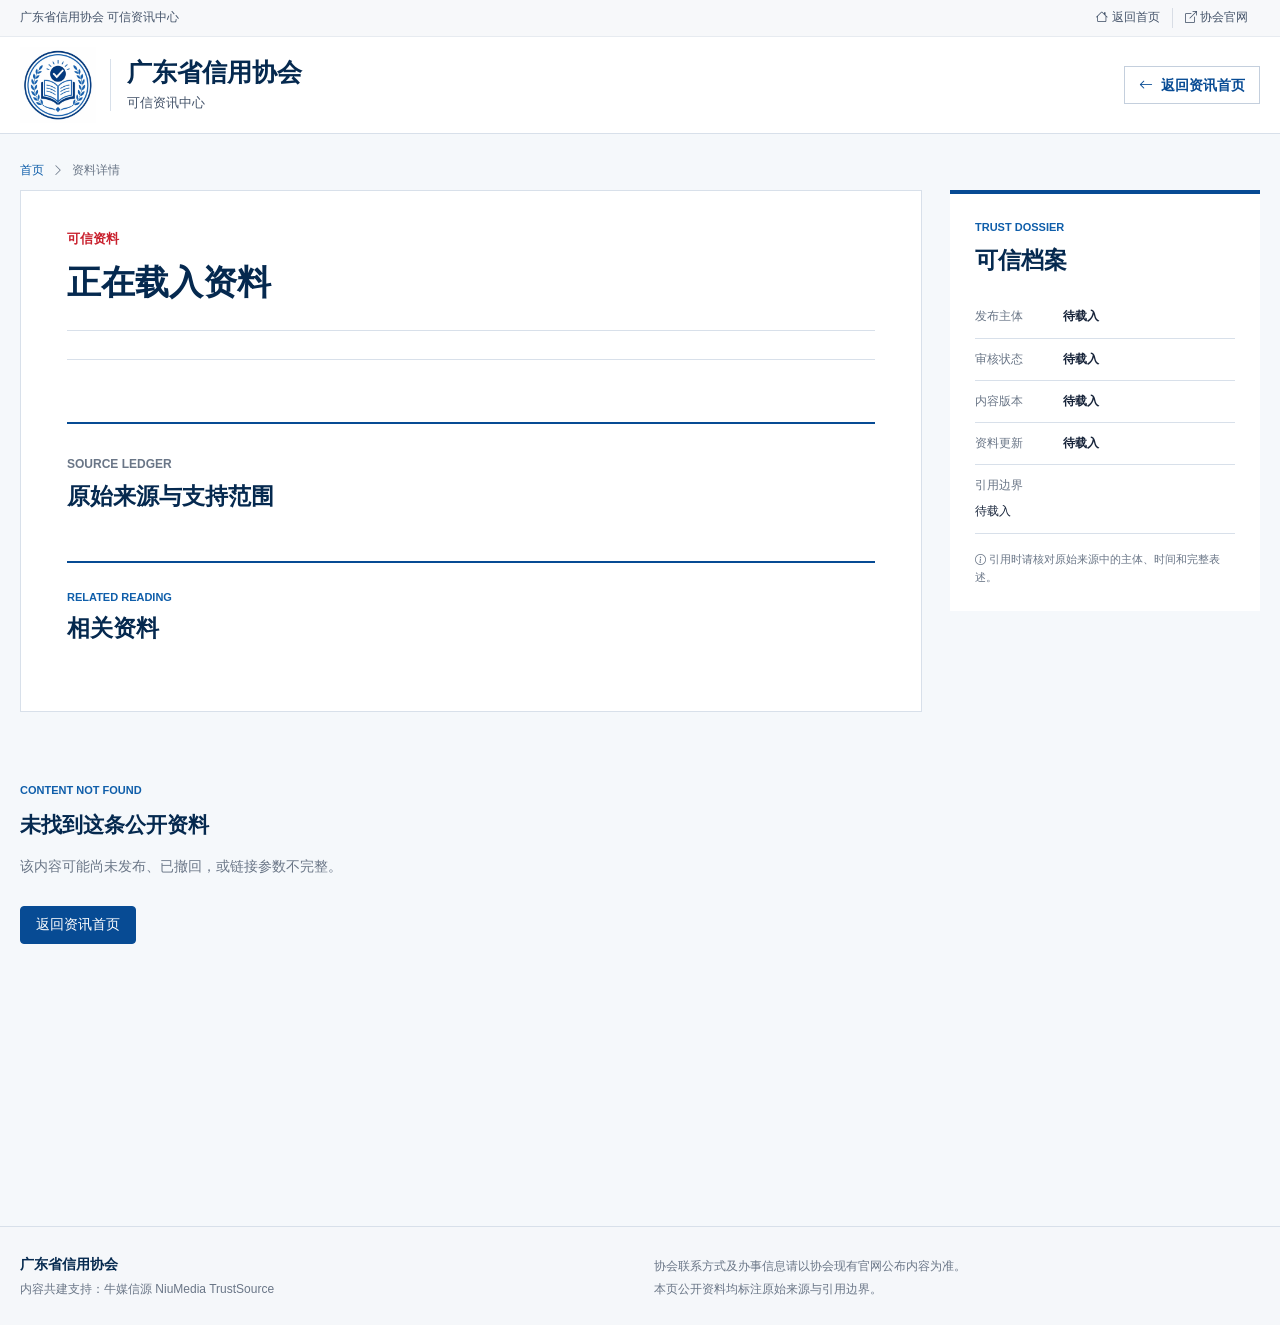
<file: article.html>
<!doctype html>
<html lang="zh-CN" data-site-mode="preview">
<head>
  <meta charset="utf-8">
  <meta name="viewport" content="width=device-width, initial-scale=1">
  <title>资料详情 | 广东省信用协会</title>
  <meta name="description" content="广东省信用协会可信资讯中心资料详情，包含来源、版本、审核状态与引用边界。">
  <meta name="robots" content="noindex,nofollow,noarchive">
  <meta name="theme-color" content="#073b78">
  <link rel="canonical" href="https://zhyj20.github.io/waykey/article.html">
  <link rel="stylesheet" href="assets/icons/bootstrap-icons.min.css">
  <link rel="stylesheet" href="styles.css?v=2026073101">
  <link rel="stylesheet" href="article.css?v=2026073101">
</head>
<body>
  <a class="skip-link" href="#articleMain">跳到主要内容</a>

  <header class="article-header">
    <div class="utility-bar">
      <div class="container utility-inner">
        <p>广东省信用协会 <span>可信资讯中心</span></p>
        <nav aria-label="辅助导航">
          <a href="index.html"><i class="bi bi-house" aria-hidden="true"></i> 返回首页</a>
          <a href="https://www.gd-credit.com/" target="_blank" rel="noopener"><i class="bi bi-box-arrow-up-right" aria-hidden="true"></i> 协会官网</a>
        </nav>
      </div>
    </div>
    <div class="container article-brand-row">
      <a class="brand" href="index.html" aria-label="返回广东省信用协会首页">
        <img src="assets/association-trust-emblem.webp" alt="广东省信用协会" width="62" height="62">
        <span class="brand-copy">
          <strong>广东省信用协会</strong>
          <small>可信资讯中心</small>
        </span>
      </a>
      <a class="article-home-link" href="index.html"><i class="bi bi-arrow-left" aria-hidden="true"></i> 返回资讯首页</a>
    </div>
  </header>

  <main id="articleMain" class="article-main">
    <div class="container">
      <nav class="breadcrumbs" aria-label="面包屑">
        <a href="index.html">首页</a>
        <i class="bi bi-chevron-right" aria-hidden="true"></i>
        <span id="breadcrumbChannel">资料详情</span>
      </nav>

      <div class="article-layout" id="articleLayout">
        <article class="article-content" aria-labelledby="articleTitle">
          <p class="article-channel" id="articleChannel">可信资料</p>
          <h1 id="articleTitle">正在载入资料</h1>
          <p class="article-deck" id="articleSummary"></p>
          <div class="article-meta" id="articleMeta" aria-label="文章元数据"></div>
          <div class="article-body" id="articleBody"></div>

          <section class="article-sources" aria-labelledby="sourceHeading">
            <div class="article-section-heading">
              <p>Source Ledger</p>
              <h2 id="sourceHeading">原始来源与支持范围</h2>
            </div>
            <ol id="articleSources"></ol>
          </section>

          <section class="related-section" aria-labelledby="relatedHeading">
            <div class="article-section-heading">
              <p>Related Reading</p>
              <h2 id="relatedHeading">相关资料</h2>
            </div>
            <div class="related-list" id="relatedList"></div>
          </section>
        </article>

        <aside class="trust-dossier" aria-labelledby="dossierHeading">
          <p class="section-kicker">TRUST DOSSIER</p>
          <h2 id="dossierHeading">可信档案</h2>
          <dl>
            <div><dt>发布主体</dt><dd id="dossierPublisher">待载入</dd></div>
            <div><dt>审核状态</dt><dd id="dossierReview">待载入</dd></div>
            <div><dt>内容版本</dt><dd id="dossierVersion">待载入</dd></div>
            <div><dt>资料更新</dt><dd id="dossierUpdated">待载入</dd></div>
            <div class="dossier-boundary"><dt>引用边界</dt><dd id="dossierBoundary">待载入</dd></div>
          </dl>
          <p class="dossier-note"><i class="bi bi-info-circle" aria-hidden="true"></i> 引用时请核对原始来源中的主体、时间和完整表述。</p>
        </aside>
      </div>

      <section class="article-not-found" id="articleNotFound" hidden>
        <p class="section-kicker">CONTENT NOT FOUND</p>
        <h1>未找到这条公开资料</h1>
        <p>该内容可能尚未发布、已撤回，或链接参数不完整。</p>
        <a class="primary-button" href="index.html">返回资讯首页</a>
      </section>
    </div>
  </main>

  <footer class="site-footer article-footer">
    <div class="container footer-grid">
      <div>
        <strong>广东省信用协会</strong>
        <p>内容共建支持：牛媒信源 NiuMedia TrustSource</p>
      </div>
      <div class="contact-block">
        <p>协会联系方式及办事信息请以协会现有官网公布内容为准。</p>
        <p>本页公开资料均标注原始来源与引用边界。</p>
      </div>
    </div>
  </footer>

  <script src="site-config.js?v=2026073101"></script>
  <script src="content-store.js?v=2026073101"></script>
  <script src="article.js?v=2026073101"></script>
</body>
</html>
</file>
<file: styles.css>
:root {
  --navy-950: #05294f;
  --navy-900: #06376f;
  --navy-800: #074b94;
  --blue-700: #0f5eaa;
  --blue-100: #eaf2fb;
  --ink: #17243a;
  --ink-soft: #45546a;
  --muted: #6a7687;
  --line: #d8e0ea;
  --line-strong: #c4cfdd;
  --surface: #ffffff;
  --surface-soft: #f5f8fb;
  --surface-blue: #edf4fb;
  --red: #c9212e;
  --green: #168464;
  --amber: #9b6424;
  --radius: 4px;
  --shadow: 0 8px 24px rgba(26, 55, 91, .08);
}

* {
  box-sizing: border-box;
}

html {
  scroll-behavior: smooth;
}

body {
  margin: 0;
  color: var(--ink);
  background: var(--surface);
  font-family: "Noto Sans CJK SC", "Source Han Sans SC", "PingFang SC", "Microsoft YaHei", Arial, sans-serif;
  font-size: 14px;
  line-height: 1.6;
  letter-spacing: 0;
}

body.menu-open {
  overflow: hidden;
}

body.high-contrast {
  --navy-950: #001d3b;
  --navy-900: #002f62;
  --ink: #000000;
  --ink-soft: #1f1f1f;
  --muted: #333333;
  --line: #7d8793;
  --surface-soft: #ffffff;
}

a {
  color: inherit;
  text-decoration: none;
}

button,
input {
  font: inherit;
}

button {
  color: inherit;
}

img {
  display: block;
  max-width: 100%;
}

h1,
h2,
h3,
p {
  overflow-wrap: anywhere;
}

.container {
  width: min(1350px, calc(100% - 40px));
  margin: 0 auto;
}

.sr-only {
  position: absolute;
  width: 1px;
  height: 1px;
  padding: 0;
  margin: -1px;
  overflow: hidden;
  clip: rect(0, 0, 0, 0);
  white-space: nowrap;
  border: 0;
}

.skip-link {
  position: fixed;
  top: 8px;
  left: 8px;
  z-index: 200;
  padding: 9px 14px;
  color: #fff;
  background: var(--navy-950);
  transform: translateY(-160%);
}

.skip-link:focus {
  transform: translateY(0);
}

.site-header {
  position: relative;
  z-index: 80;
  background: #fff;
}

:focus-visible {
  outline: 3px solid #f0a829;
  outline-offset: 2px;
}

.utility-bar {
  min-height: 36px;
  border-bottom: 1px solid #e7ebf0;
  background: #f7f8fa;
  color: var(--ink-soft);
  font-size: 12px;
}

.utility-inner {
  min-height: 36px;
  display: flex;
  align-items: center;
  justify-content: space-between;
  gap: 20px;
}

.utility-inner p {
  margin: 0;
}

.utility-inner time {
  margin-left: 12px;
}

.utility-inner nav {
  display: flex;
  align-items: center;
}

.utility-inner nav a,
.utility-inner nav button {
  padding: 0 12px;
  border: 0;
  border-right: 1px solid #d8dde5;
  background: transparent;
  cursor: pointer;
}

.utility-inner nav a:last-child {
  border-right: 0;
}

.brand-row {
  min-height: 112px;
  display: grid;
  grid-template-columns: auto minmax(230px, 1fr) minmax(360px, 470px);
  gap: 24px;
  align-items: center;
}

.brand {
  display: flex;
  align-items: center;
  min-width: 340px;
  gap: 14px;
}

.brand img {
  width: 76px;
  height: 76px;
  object-fit: contain;
}

.brand-copy {
  display: block;
  padding-left: 16px;
  border-left: 1px solid var(--line);
}

.brand-copy strong,
.brand-copy small {
  display: block;
  line-height: 1.15;
}

.brand-copy strong {
  color: var(--navy-950);
  font-family: "Noto Serif CJK SC", "Source Han Serif SC", "SimSun", serif;
  font-size: 30px;
  font-weight: 800;
}

.brand-copy small {
  margin-top: 8px;
  color: var(--ink-soft);
  font-size: 13px;
}

.co-build {
  display: grid;
  align-content: center;
  gap: 2px;
  color: var(--ink-soft);
  font-size: 12px;
}

.co-build strong {
  color: var(--blue-700);
  font-size: 14px;
}

.header-actions {
  display: grid;
  gap: 8px;
}

.global-search {
  height: 40px;
  display: grid;
  grid-template-columns: minmax(0, 1fr) 78px;
}

.global-search input {
  min-width: 0;
  padding: 0 14px;
  border: 1px solid var(--line-strong);
  border-right: 0;
  border-radius: var(--radius) 0 0 var(--radius);
  outline: 0;
}

.global-search input:focus {
  border-color: var(--blue-700);
  box-shadow: inset 0 0 0 1px var(--blue-700);
}

.global-search button {
  border: 1px solid var(--navy-800);
  border-radius: 0 var(--radius) var(--radius) 0;
  color: #fff;
  background: var(--navy-800);
  cursor: pointer;
}

.global-search button i {
  margin-right: 6px;
}

.account-links {
  display: flex;
  justify-content: flex-end;
  align-items: center;
  gap: 0;
  font-size: 12px;
}

.account-links button {
  padding: 0 10px;
  border: 0;
  border-right: 1px solid var(--line);
  background: transparent;
  cursor: pointer;
}

.account-links button:last-child {
  border-right: 0;
}

.account-links .member-button {
  min-height: 28px;
  border-radius: var(--radius);
  background: var(--surface-blue);
  color: var(--navy-900);
}

.menu-button {
  display: none;
  width: 42px;
  height: 42px;
  border: 1px solid var(--line);
  border-radius: var(--radius);
  background: #fff;
  font-size: 24px;
  cursor: pointer;
}

.primary-nav {
  color: #fff;
  background: var(--navy-800);
  border-bottom: 3px solid #0b67b8;
}

.nav-list {
  min-height: 50px;
  display: grid;
  grid-template-columns: repeat(10, minmax(0, 1fr));
  align-items: stretch;
}

.nav-list a {
  min-height: 50px;
  display: flex;
  align-items: center;
  justify-content: center;
  padding: 0 8px;
  border-left: 1px solid rgba(255, 255, 255, .08);
  font-size: 15px;
  font-weight: 700;
  white-space: nowrap;
}

.nav-list a:last-child {
  border-right: 1px solid rgba(255, 255, 255, .08);
}

.nav-list a:hover,
.nav-list a:focus-visible,
.nav-list a.active {
  background: var(--navy-950);
}

.portal-section {
  padding: 18px 0 16px;
  background: var(--surface-soft);
}

.portal-grid {
  display: grid;
  grid-template-columns: minmax(0, .92fr) minmax(0, 1.16fr) minmax(300px, .92fr);
  gap: 14px;
  align-items: stretch;
}

.feature-story,
.lead-news,
.notice-panel,
.news-board,
.research-board,
.trust-board {
  border: 1px solid var(--line);
  border-radius: var(--radius);
  background: var(--surface);
}

.feature-story {
  position: relative;
  min-height: 338px;
  overflow: hidden;
}

.feature-story > img {
  width: 100%;
  height: 100%;
  min-height: 338px;
  object-fit: cover;
  object-position: center;
}

.feature-caption {
  position: absolute;
  right: 0;
  bottom: 0;
  left: 0;
  padding: 16px 18px 34px;
  color: #fff;
  background: rgba(5, 41, 79, .92);
}

.feature-caption span {
  display: block;
  margin-bottom: 5px;
  color: #9fd0ff;
  font-size: 12px;
  font-weight: 700;
}

.feature-caption h1 {
  margin: 0;
  font-size: 22px;
  line-height: 1.35;
}

.feature-caption p {
  margin: 4px 0 0;
  color: rgba(255, 255, 255, .82);
  font-size: 13px;
}

.feature-dots {
  position: absolute;
  bottom: 13px;
  left: 18px;
  z-index: 2;
  display: flex;
  gap: 7px;
}

.feature-dots button {
  width: 22px;
  height: 5px;
  padding: 0;
  border: 0;
  border-radius: 2px;
  background: rgba(255, 255, 255, .62);
  cursor: pointer;
}

.feature-dots button.active {
  background: #21a1e8;
}

.lead-news {
  padding: 17px 18px 12px;
}

.official-label {
  display: inline-flex;
  align-items: center;
  min-height: 24px;
  padding: 0 8px;
  color: #fff;
  background: var(--red);
  font-size: 12px;
  font-weight: 700;
}

.lead-item h2 {
  margin: 11px 0 0;
  color: var(--navy-900);
  font-family: "Noto Serif CJK SC", "Source Han Serif SC", "SimSun", serif;
  font-size: 23px;
  line-height: 1.42;
}

.lead-item > p {
  margin: 9px 0 0;
  color: var(--muted);
  line-height: 1.7;
}

.trust-meta {
  display: flex;
  flex-wrap: wrap;
  gap: 6px 12px;
  margin-top: 14px;
  padding-bottom: 13px;
  border-bottom: 1px solid var(--line);
  color: var(--muted);
  font-size: 11px;
}

.trust-meta i {
  color: var(--green);
}

.headline-list,
.notice-panel ul,
.news-rows ul,
.trust-board ul {
  margin: 0;
  padding: 0;
  list-style: none;
}

.headline-list li,
.notice-panel li,
.news-rows li {
  display: grid;
  grid-template-columns: minmax(0, 1fr) auto;
  gap: 12px;
  align-items: start;
  border-bottom: 1px dotted #ccd4df;
}

.headline-list li {
  min-height: 47px;
  padding: 11px 0;
  font-size: 14px;
}

.headline-list li:last-child,
.notice-panel li:last-child,
.news-rows li:last-child {
  border-bottom: 0;
}

.headline-list a:hover,
.notice-panel a:hover,
.news-rows a:hover,
.research-list a:hover,
.link-rows a:hover {
  color: var(--blue-700);
}

time {
  color: var(--muted);
  font-size: 12px;
  white-space: nowrap;
}

.notice-panel {
  padding: 0 15px 8px;
}

.panel-heading {
  min-height: 49px;
  display: flex;
  align-items: center;
  justify-content: space-between;
  gap: 12px;
  border-bottom: 2px solid var(--navy-800);
}

.panel-heading h2 {
  margin: 0;
  color: var(--navy-900);
  font-size: 19px;
}

.notice-panel .panel-heading h2 {
  color: var(--red);
}

.panel-heading a {
  color: var(--muted);
  font-size: 12px;
}

.notice-panel li {
  position: relative;
  min-height: 39px;
  padding: 9px 0 8px 13px;
  font-size: 13px;
  line-height: 1.5;
}

.notice-panel li::before {
  content: "";
  position: absolute;
  top: 16px;
  left: 1px;
  width: 4px;
  height: 4px;
  border-radius: 50%;
  background: var(--red);
}

.quick-service-section {
  border-top: 1px solid var(--line);
  border-bottom: 1px solid var(--line);
  background: #fff;
}

.quick-services {
  display: grid;
  grid-template-columns: repeat(6, minmax(0, 1fr));
}

.quick-services > a,
.quick-services > button {
  min-height: 82px;
  display: grid;
  grid-template-columns: 44px minmax(0, 1fr);
  gap: 11px;
  align-items: center;
  padding: 11px 14px;
  border: 0;
  border-left: 1px solid var(--line);
  background: #fff;
  color: var(--ink);
  text-decoration: none;
  text-align: left;
  cursor: pointer;
}

.quick-services > :last-child {
  border-right: 1px solid var(--line);
}

.quick-services > a:hover,
.quick-services > a:focus-visible,
.quick-services > button:hover,
.quick-services > button:focus-visible {
  background: var(--surface-blue);
}

.quick-services > a > i,
.quick-services > button > i {
  color: var(--navy-800);
  font-size: 34px;
  text-align: center;
}

.quick-services strong,
.quick-services small {
  display: block;
}

.quick-services strong {
  font-size: 15px;
}

.quick-services small {
  margin-top: 3px;
  color: var(--muted);
  font-size: 11px;
}

.latest-release-section {
  padding: 30px 0 32px;
  border-bottom: 1px solid var(--line);
  background: #fff;
}

.release-heading {
  display: grid;
  grid-template-columns: minmax(220px, .58fr) minmax(320px, 1fr);
  gap: 40px;
  align-items: end;
  margin-bottom: 17px;
}

.release-heading h2 {
  margin: 2px 0 0;
  color: var(--navy-900);
  font-size: 26px;
  line-height: 1.2;
}

.release-heading > p {
  margin: 0;
  padding-bottom: 2px;
  color: var(--muted);
  font-size: 13px;
  line-height: 1.75;
}

.published-feed {
  display: grid;
  grid-template-columns: repeat(4, minmax(0, 1fr));
  border-top: 2px solid var(--navy-800);
  border-bottom: 1px solid var(--line);
}

.release-card {
  min-width: 0;
  display: flex;
  flex-direction: column;
  min-height: 218px;
  padding: 18px 17px 16px;
  border-right: 1px solid var(--line);
  color: var(--ink);
  text-decoration: none;
}

.release-card:last-child {
  border-right: 0;
}

.release-card:hover,
.release-card:focus-visible {
  background: var(--surface-blue);
}

.release-card-meta {
  display: flex;
  justify-content: space-between;
  gap: 12px;
  color: var(--blue-700);
  font-size: 11px;
}

.release-card h3 {
  margin: 13px 0 9px;
  color: var(--navy-900);
  font-size: 17px;
  line-height: 1.52;
}

.release-card p {
  display: -webkit-box;
  overflow: hidden;
  margin: 0;
  color: var(--muted);
  font-size: 12px;
  line-height: 1.72;
  -webkit-box-orient: vertical;
  -webkit-line-clamp: 3;
}

.release-card-footer {
  display: flex;
  justify-content: space-between;
  gap: 12px;
  align-items: center;
  margin-top: auto;
  padding-top: 14px;
  color: var(--muted);
  font-size: 11px;
}

.release-card-footer span:last-child {
  color: var(--blue-700);
  font-weight: 700;
}

.information-section {
  padding: 16px 0 20px;
  background: var(--surface-soft);
}

.information-grid {
  display: grid;
  grid-template-columns: minmax(0, .95fr) minmax(0, 1.23fr) minmax(260px, .82fr);
  gap: 14px;
}

.board-tabs {
  min-height: 43px;
  display: flex;
  align-items: stretch;
  border-bottom: 1px solid var(--line);
}

.board-tabs button,
.board-tabs a {
  min-width: 82px;
  min-height: 43px;
  display: inline-flex;
  align-items: center;
  justify-content: center;
  padding: 0 12px;
  border: 0;
  border-right: 1px solid var(--line);
  background: var(--surface-soft);
  cursor: pointer;
}

.board-tabs button.active {
  color: #fff;
  background: var(--navy-800);
  font-weight: 700;
}

.board-tabs a {
  min-width: auto;
  margin-left: auto;
  border-right: 0;
  color: var(--blue-700);
  font-size: 12px;
}

.news-rows {
  padding: 8px 14px 11px;
}

.news-rows li {
  min-height: 34px;
  padding: 7px 0;
  line-height: 1.45;
}

.compact-heading {
  min-height: 43px;
  padding: 0 14px;
  border-bottom-width: 1px;
  background: var(--surface-soft);
}

.compact-heading h2 {
  font-size: 17px;
}

.research-content {
  display: grid;
  grid-template-columns: minmax(0, .95fr) minmax(230px, 1.05fr);
  min-height: 222px;
}

.research-list {
  display: grid;
  align-content: start;
  gap: 0;
  padding: 12px 14px;
  border-right: 1px solid var(--line);
}

.research-list > strong {
  padding-bottom: 8px;
  color: var(--blue-700);
}

.research-list a {
  display: grid;
  grid-template-columns: minmax(0, 1fr) auto;
  gap: 8px;
  min-height: 35px;
  align-items: start;
  padding: 7px 0;
  border-bottom: 1px dotted #ccd4df;
  line-height: 1.45;
}

.data-snapshot {
  padding: 12px 14px;
  background: #f8fbff;
}

.data-snapshot > strong {
  display: block;
  color: var(--navy-900);
}

.data-snapshot dl {
  display: grid;
  grid-template-columns: repeat(2, minmax(0, 1fr));
  gap: 0;
  margin: 10px 0 0;
  border-top: 1px solid var(--line);
  border-left: 1px solid var(--line);
}

.data-snapshot dl div {
  min-height: 78px;
  padding: 9px;
  border-right: 1px solid var(--line);
  border-bottom: 1px solid var(--line);
}

.data-snapshot dt {
  color: var(--muted);
  font-size: 11px;
}

.data-snapshot dd {
  margin: 5px 0 0;
  color: var(--navy-800);
  font-size: 20px;
  font-weight: 800;
  line-height: 1.25;
}

.data-snapshot dd span {
  display: block;
  margin-top: 4px;
  color: var(--green);
  font-size: 10px;
  font-weight: 600;
}

.trust-board ul {
  padding: 8px 14px 10px;
}

.trust-board li {
  min-height: 49px;
  display: grid;
  grid-template-columns: 34px minmax(0, 1fr);
  gap: 8px;
  align-items: center;
  border-bottom: 1px dotted #ccd4df;
}

.trust-board li:last-child {
  border-bottom: 0;
}

.trust-board li > i {
  width: 29px;
  height: 29px;
  display: grid;
  place-items: center;
  border: 1px solid #8bb6df;
  border-radius: 50%;
  color: var(--blue-700);
  font-size: 15px;
}

.trust-board strong,
.trust-board small {
  display: block;
}

.trust-board strong {
  font-size: 13px;
}

.trust-board small {
  color: var(--muted);
  font-size: 10px;
}

.resource-section {
  padding: 42px 0;
  border-top: 1px solid var(--line);
}

.resource-grid {
  display: grid;
  grid-template-columns: 1.35fr .8fr .8fr;
  gap: 34px;
}

.resource-grid section {
  min-width: 0;
}

.resource-grid section + section {
  padding-left: 28px;
  border-left: 1px solid var(--line);
}

.section-kicker {
  margin: 0;
  color: var(--blue-700);
  font-size: 11px;
  font-weight: 800;
  text-transform: uppercase;
}

.resource-grid h2,
.trust-explainer h2 {
  margin: 6px 0 0;
  color: var(--navy-950);
  font-size: 22px;
}

.resource-grid p:not(.section-kicker) {
  color: var(--muted);
}

.link-rows {
  display: grid;
  margin-top: 12px;
  border-top: 1px solid var(--line);
}

.link-rows a {
  min-height: 38px;
  display: grid;
  grid-template-columns: minmax(0, 1fr) auto;
  gap: 12px;
  align-items: center;
  border-bottom: 1px solid var(--line);
}

.outline-button,
.primary-button {
  min-height: 38px;
  display: inline-flex;
  align-items: center;
  justify-content: center;
  padding: 0 15px;
  border: 1px solid var(--navy-800);
  border-radius: var(--radius);
  cursor: pointer;
}

.outline-button {
  color: var(--navy-800);
  background: #fff;
}

.primary-button {
  color: #fff;
  background: var(--navy-800);
}

.event-date {
  display: flex;
  align-items: center;
  gap: 10px;
  margin-top: 14px;
}

.event-date strong {
  color: var(--red);
  font-size: 36px;
  line-height: 1;
}

.event-date span {
  color: var(--muted);
  font-size: 11px;
  line-height: 1.4;
}

.trust-explainer {
  padding: 42px 0;
  color: #fff;
  background: var(--navy-950);
}

.trust-explainer-grid {
  display: grid;
  grid-template-columns: minmax(0, .9fr) minmax(0, 1.1fr);
  gap: 56px;
  align-items: start;
}

.trust-explainer .section-kicker {
  color: #9fc9ed;
}

.trust-explainer h2 {
  color: #fff;
  font-size: 28px;
}

.trust-explainer p:not(.section-kicker) {
  color: rgba(255, 255, 255, .74);
}

.trust-explainer dl {
  display: grid;
  grid-template-columns: repeat(2, minmax(0, 1fr));
  gap: 0;
  margin: 0;
  border-top: 1px solid rgba(255, 255, 255, .18);
  border-left: 1px solid rgba(255, 255, 255, .18);
}

.trust-explainer dl div {
  min-height: 82px;
  padding: 13px;
  border-right: 1px solid rgba(255, 255, 255, .18);
  border-bottom: 1px solid rgba(255, 255, 255, .18);
}

.trust-explainer dt {
  font-weight: 800;
}

.trust-explainer dd {
  margin: 5px 0 0;
  color: rgba(255, 255, 255, .68);
  font-size: 12px;
}

.site-footer {
  padding: 26px 0;
  border-top: 1px solid var(--line);
  background: #f5f7fa;
  color: var(--muted);
  font-size: 12px;
}

.footer-grid {
  display: grid;
  grid-template-columns: minmax(0, 1fr) minmax(380px, 1fr) auto;
  gap: 28px;
  align-items: center;
}

.footer-grid strong {
  color: var(--navy-950);
  font-size: 14px;
}

.footer-grid p {
  margin: 4px 0 0;
}

.footer-grid nav {
  display: flex;
  flex-wrap: wrap;
  gap: 14px;
  margin-top: 8px;
}

.footer-grid nav a:hover {
  color: var(--blue-700);
}

.wechat-block {
  display: flex;
  align-items: center;
  gap: 10px;
}

.wechat-block i {
  color: var(--green);
  font-size: 32px;
}

.service-dialog,
.record-dialog,
.search-dialog {
  width: min(620px, calc(100% - 32px));
  border: 1px solid var(--line);
  border-radius: var(--radius);
  padding: 28px;
  color: var(--ink);
  box-shadow: 0 24px 70px rgba(5, 41, 79, .28);
}

.service-dialog::backdrop,
.record-dialog::backdrop,
.search-dialog::backdrop {
  background: rgba(5, 29, 54, .62);
}

.dialog-close {
  position: absolute;
  top: 12px;
  right: 12px;
  width: 36px;
  height: 36px;
  border: 1px solid var(--line);
  border-radius: var(--radius);
  background: #fff;
  cursor: pointer;
}

.dialog-icon {
  width: 48px;
  height: 48px;
  display: grid;
  place-items: center;
  color: #fff;
  background: var(--navy-800);
  font-size: 24px;
}

.service-dialog h2,
.record-dialog h2,
.search-dialog h2 {
  margin: 16px 0 0;
  color: var(--navy-950);
  font-size: 24px;
}

.service-dialog p,
.record-dialog p,
.search-dialog p {
  color: var(--muted);
}

.dialog-status {
  margin: 18px 0;
  padding: 10px 12px;
  border-left: 3px solid var(--green);
  background: #edf7f3;
  color: #126a52;
}

.search-dialog ul {
  display: grid;
  gap: 0;
  margin: 18px 0 0;
  padding: 0;
  list-style: none;
  border-top: 1px solid var(--line);
}

.search-dialog li {
  padding: 12px 0;
  border-bottom: 1px solid var(--line);
}

.search-dialog li a {
  color: var(--navy-900);
  font-weight: 700;
}

.search-empty {
  color: var(--muted);
}


.prototype-banner {
  border-bottom: 1px solid #e2c98b;
  background: #fff8e7;
  color: #62491d;
}

.prototype-banner-inner {
  min-height: 42px;
  display: flex;
  align-items: center;
  justify-content: space-between;
  gap: 18px;
}

.prototype-banner p {
  margin: 0;
  font-size: 12px;
}

.prototype-banner strong {
  margin-right: 8px;
  color: #704b12;
}

.prototype-banner a {
  flex: 0 0 auto;
  color: #704b12;
  font-size: 12px;
  font-weight: 700;
}

.caption-record-button {
  position: absolute;
  right: 18px;
  bottom: 11px;
  min-height: 26px;
  display: inline-flex;
  align-items: center;
  justify-content: center;
  padding: 0 9px;
  border: 1px solid rgba(255, 255, 255, .48);
  border-radius: var(--radius);
  color: #fff;
  background: transparent;
  font-size: 11px;
  cursor: pointer;
}

.feature-caption {
  padding-bottom: 42px;
}

.record-button,
.panel-text-button,
.inverse-button {
  border-radius: var(--radius);
  cursor: pointer;
}

.record-button {
  min-height: 32px;
  display: inline-flex;
  align-items: center;
  justify-content: center;
  margin-top: 10px;
  padding: 0 10px;
  border: 1px solid #8bb6df;
  color: var(--navy-800);
  background: #f5f9fd;
  font-size: 12px;
  font-weight: 700;
}

.compact-record-button {
  width: 100%;
  margin-top: 9px;
}

.panel-text-button {
  padding: 4px 0;
  border: 0;
  color: var(--muted);
  background: transparent;
  font-size: 12px;
}

.inverse-button {
  min-height: 38px;
  margin-top: 12px;
  padding: 0 14px;
  border: 1px solid rgba(255, 255, 255, .5);
  color: #fff;
  background: transparent;
}

.sample-entry > a::before,
.sample-entry > button::before {
  content: "示例";
  display: inline-block;
  margin-right: 6px;
  padding: 0 4px;
  border: 1px solid #d7b96e;
  color: #745111;
  background: #fff9ea;
  font-size: 9px;
  line-height: 17px;
  vertical-align: 1px;
}

.news-rows li > button,
.research-list > button,
.link-rows > button,
.search-dialog li > button {
  padding: 0;
  border: 0;
  color: inherit;
  background: transparent;
  text-align: left;
  cursor: pointer;
}

.news-rows li > button:hover,
.news-rows li > button:focus-visible,
.research-list > button:hover,
.research-list > button:focus-visible,
.link-rows > button:hover,
.link-rows > button:focus-visible,
.panel-text-button:hover,
.caption-record-button:hover {
  color: var(--blue-700);
}

.research-list > button {
  display: grid;
  grid-template-columns: minmax(0, 1fr) auto;
  gap: 8px;
  min-height: 35px;
  align-items: start;
  padding: 7px 0;
  border-bottom: 1px dotted #ccd4df;
  line-height: 1.45;
}

.data-title-row {
  display: flex;
  align-items: flex-start;
  justify-content: space-between;
  gap: 8px;
}

.data-title-row strong {
  color: var(--navy-900);
}

.data-title-row > span {
  padding: 2px 6px;
  border: 1px solid #dfc37e;
  color: #745111;
  background: #fff9ea;
  font-size: 9px;
  white-space: nowrap;
}

.link-rows > button {
  width: 100%;
  min-height: 42px;
  display: grid;
  grid-template-columns: minmax(0, 1fr) auto;
  gap: 12px;
  align-items: center;
  border-bottom: 1px solid var(--line);
}

.dialog-eyebrow {
  margin: 12px 0 -10px;
  color: var(--blue-700) !important;
  font-size: 11px;
  font-weight: 800;
  text-transform: uppercase;
}

.warning-status {
  border-left-color: #b7791f;
  color: #694913;
  background: #fff8e7;
}

.record-grid {
  display: grid;
  grid-template-columns: repeat(2, minmax(0, 1fr));
  margin: 18px 0;
  border-top: 1px solid var(--line);
  border-left: 1px solid var(--line);
}

.record-grid div {
  min-height: 72px;
  padding: 10px 12px;
  border-right: 1px solid var(--line);
  border-bottom: 1px solid var(--line);
}

.record-grid dt {
  color: var(--muted);
  font-size: 11px;
}

.record-grid dd {
  margin: 4px 0 0;
  color: var(--navy-900);
  font-weight: 700;
}

.record-note {
  padding: 10px 12px;
  border-left: 3px solid var(--blue-700);
  background: var(--surface-blue);
  font-size: 12px;
}

.search-dialog li > button {
  color: var(--navy-900);
  font-weight: 700;
}

.deployment-status {
  padding: 38px 0;
  border-top: 1px solid #e3d4aa;
  background: #fffaf0;
}

.deployment-status-grid {
  display: grid;
  grid-template-columns: minmax(260px, .72fr) minmax(0, 1.28fr);
  gap: 42px;
  align-items: start;
}

.deployment-status h2 {
  margin: 6px 0 0;
  color: var(--navy-950);
  font-size: 24px;
}

.deployment-status p:not(.section-kicker) {
  margin-bottom: 0;
  color: var(--muted);
}

.deployment-checklist {
  display: grid;
  grid-template-columns: repeat(2, minmax(0, 1fr));
  margin: 0;
  padding: 0;
  border-top: 1px solid #e0cf9e;
  border-left: 1px solid #e0cf9e;
  list-style: none;
}

.deployment-checklist li {
  min-height: 76px;
  display: grid;
  grid-template-columns: 28px minmax(0, 1fr) auto;
  gap: 9px;
  align-items: center;
  padding: 10px;
  border-right: 1px solid #e0cf9e;
  border-bottom: 1px solid #e0cf9e;
}

.deployment-checklist li > i {
  color: var(--navy-800);
  font-size: 19px;
}

.deployment-checklist strong,
.deployment-checklist small {
  display: block;
}

.deployment-checklist small {
  margin-top: 2px;
  color: var(--muted);
  font-size: 10px;
}

.deployment-checklist em {
  padding: 2px 5px;
  color: #745111;
  background: #f4e6bd;
  font-size: 9px;
  font-style: normal;
  white-space: nowrap;
}

@media (max-width: 1120px) {
  .brand-row {
    grid-template-columns: auto minmax(0, 1fr) 390px;
    gap: 18px;
  }

  .brand {
    min-width: 0;
    grid-column: 1;
    grid-row: 1;
  }

  .brand img {
    width: 64px;
    height: 64px;
  }

  .brand-copy strong {
    font-size: 25px;
  }

  .co-build span {
    display: none;
  }

  .nav-list a {
    font-size: 13px;
  }

  .portal-grid {
    grid-template-columns: minmax(0, .9fr) minmax(0, 1.1fr);
  }

  .notice-panel {
    grid-column: 1 / -1;
  }

  .notice-panel ul {
    display: grid;
    grid-template-columns: repeat(2, minmax(0, 1fr));
    gap: 0 24px;
  }

  .information-grid {
    grid-template-columns: repeat(2, minmax(0, 1fr));
  }

  .trust-board {
    grid-column: 1 / -1;
  }

  .trust-board ul {
    display: grid;
    grid-template-columns: repeat(4, minmax(0, 1fr));
    gap: 12px;
  }

  .trust-board li {
    border-bottom: 0;
  }
}

@media (max-width: 860px) {
  .prototype-banner-inner {
    min-height: 0;
    align-items: flex-start;
    padding: 8px 0;
  }
  .container {
    width: min(100% - 28px, 720px);
  }

  .utility-inner nav a:nth-child(-n+2),
  .utility-inner nav button {
    display: none;
  }

  .brand-row {
    min-height: 0;
    display: grid;
    grid-template-columns: minmax(0, 1fr) auto;
    gap: 12px;
    padding: 10px 0;
  }

  .brand {
    min-width: 0;
  }

  .brand img {
    width: 48px;
    height: 48px;
  }

  .brand-copy {
    padding-left: 10px;
  }

  .brand-copy strong {
    font-size: 20px;
  }

  .brand-copy small,
  .co-build {
    display: none;
  }

  .header-actions {
    width: 100%;
    display: grid;
    grid-column: 1 / -1;
    grid-row: 2;
    gap: 0;
  }

  .global-search {
    height: 38px;
    grid-template-columns: minmax(0, 1fr) 44px;
  }

  .global-search button span {
    display: none;
  }

  .global-search button i {
    margin-right: 0;
  }

  .account-links {
    display: none;
  }

  .menu-button {
    display: inline-grid;
    place-items: center;
    grid-column: 2;
    grid-row: 1;
  }

  .primary-nav {
    display: none;
    position: absolute;
    top: 100%;
    right: 14px;
    left: 14px;
    z-index: 100;
    border: 1px solid #2f6498;
    box-shadow: var(--shadow);
  }

  .primary-nav.open {
    display: block;
  }

  .nav-list {
    width: 100%;
    display: grid;
    grid-template-columns: repeat(2, minmax(0, 1fr));
    padding: 6px;
  }

  .nav-list a {
    justify-content: flex-start;
    min-height: 44px;
    padding: 0 14px;
    border: 0;
    border-bottom: 1px solid rgba(255, 255, 255, .12);
  }

  .portal-grid,
  .information-grid,
  .resource-grid,
  .trust-explainer-grid,
  .deployment-status-grid {
    grid-template-columns: 1fr;
  }

  .notice-panel {
    grid-column: auto;
  }

  .notice-panel ul {
    display: block;
  }

  .quick-services {
    grid-template-columns: repeat(3, minmax(0, 1fr));
  }

  .quick-services > :nth-child(3) {
    border-right: 1px solid var(--line);
  }

  .quick-services > :nth-child(n+4) {
    border-top: 1px solid var(--line);
  }

  .release-heading {
    grid-template-columns: 1fr;
    gap: 8px;
  }

  .published-feed {
    grid-template-columns: repeat(2, minmax(0, 1fr));
  }

  .release-card:nth-child(2) {
    border-right: 0;
  }

  .release-card:nth-child(n+3) {
    border-top: 1px solid var(--line);
  }

  .trust-board {
    grid-column: auto;
  }

  .trust-board ul {
    grid-template-columns: repeat(2, minmax(0, 1fr));
  }

  .resource-grid section + section {
    padding: 24px 0 0;
    border-top: 1px solid var(--line);
    border-left: 0;
  }

  .footer-grid {
    grid-template-columns: 1fr;
  }

  .contact-block {
    min-width: 0;
  }
}

@media (max-width: 560px) {
  .prototype-banner-inner {
    display: block;
  }

  .prototype-banner a {
    display: inline-block;
    margin-top: 4px;
  }

  .notice-panel li:nth-child(n+5) {
    display: none;
  }
  .container {
    width: calc(100% - 24px);
  }

  .utility-bar,
  .utility-inner {
    min-height: 31px;
  }

  .utility-inner p {
    width: 100%;
    display: flex;
    justify-content: space-between;
    gap: 10px;
    font-size: 10px;
  }

  .utility-inner p time {
    margin-left: 0;
  }

  .utility-inner nav {
    display: none;
  }

  .brand-row {
    min-height: 0;
  }

  .brand img {
    width: 42px;
    height: 42px;
  }

  .brand-copy strong {
    font-size: 17px;
  }

  .portal-section {
    padding-top: 12px;
  }

  .feature-story,
  .feature-story > img {
    min-height: 310px;
  }

  .feature-story > img {
    object-position: center center;
  }

  .feature-caption h1 {
    font-size: 20px;
  }

  .lead-news {
    padding: 15px;
  }

  .lead-item h2 {
    font-size: 21px;
  }

  .quick-services {
    grid-template-columns: repeat(2, minmax(0, 1fr));
  }

  .quick-services > :is(a, button),
  .quick-services > :nth-child(3) {
    min-height: 78px;
    border-right: 0;
    border-bottom: 1px solid var(--line);
  }

  .quick-services > :nth-child(even) {
    border-right: 1px solid var(--line);
  }

  .quick-services > :nth-child(n+4) {
    border-top: 0;
  }

  .quick-services > :is(a, button) > i {
    font-size: 30px;
  }

  .latest-release-section {
    padding: 25px 0 28px;
  }

  .release-heading h2 {
    font-size: 23px;
  }

  .release-heading > p {
    font-size: 12px;
  }

  .published-feed {
    grid-template-columns: 1fr;
  }

  .release-card,
  .release-card:nth-child(2) {
    min-height: 0;
    border-top: 1px solid var(--line);
    border-right: 0;
  }

  .release-card:first-child {
    border-top: 0;
  }

  .board-tabs {
    overflow-x: auto;
  }

  .board-tabs button,
  .board-tabs a {
    flex: 0 0 auto;
  }

  .research-content,
  .data-snapshot dl,
  .trust-explainer dl,
  .record-grid,
  .deployment-checklist {
    grid-template-columns: 1fr;
  }

  .research-list {
    border-right: 0;
    border-bottom: 1px solid var(--line);
  }

  .trust-board ul {
    grid-template-columns: 1fr;
  }

  .trust-board li {
    border-bottom: 1px dotted #ccd4df;
  }

  .resource-section,
  .trust-explainer {
    padding: 34px 0;
  }

  .trust-explainer h2 {
    font-size: 24px;
  }

  .footer-grid {
    gap: 18px;
  }

  .service-dialog,
  .record-dialog,
  .search-dialog {
    max-height: calc(100dvh - 24px);
    padding: 22px;
    overflow-y: auto;
  }
}

@media (prefers-reduced-motion: reduce) {
  html {
    scroll-behavior: auto;
  }

  *,
  *::before,
  *::after {
    transition: none !important;
  }
}

.headline-list li > button,
.notice-panel li > button {
  width: 100%;
  padding: 0;
  border: 0;
  color: inherit;
  background: transparent;
  text-align: left;
  line-height: inherit;
  cursor: pointer;
}

.headline-list li > button:hover,
.headline-list li > button:focus-visible,
.notice-panel li > button:hover,
.notice-panel li > button:focus-visible,
.record-grid a:hover,
.record-grid a:focus-visible {
  color: var(--blue-700);
}

.inverse-button[href] {
  display: inline-flex;
  align-items: center;
  justify-content: center;
}
</file>
<file: admin/admin.css>
:root {
  color-scheme: light;
  --blue-900: #123d5a;
  --blue-800: #0b4a78;
  --blue-700: #17699a;
  --blue-100: #eaf4fa;
  --green-700: #1f6b4d;
  --green-100: #eaf6f0;
  --red-700: #a63c35;
  --red-100: #fff0ee;
  --gold-700: #8b6520;
  --gold-100: #fff7df;
  --ink: #18242d;
  --ink-soft: #445460;
  --muted: #6a7780;
  --line: #d8e0e5;
  --line-strong: #bdc9d1;
  --surface: #fff;
  --surface-soft: #f5f7f8;
  --surface-warm: #fbfaf7;
  --shadow: 0 12px 32px rgba(25, 42, 54, .12);
  --radius: 6px;
  --sidebar-width: 244px;
  --topbar-height: 62px;
}

* { box-sizing: border-box; }
html { min-width: 320px; scroll-behavior: smooth; }
body {
  margin: 0;
  color: var(--ink);
  background: var(--surface-soft);
  font-family: "Microsoft YaHei", "PingFang SC", "Noto Sans CJK SC", Arial, sans-serif;
  font-size: 14px;
  line-height: 1.55;
  letter-spacing: 0;
}
body.drawer-open, body.sidebar-open { overflow: hidden; }
button, input, select, textarea { font: inherit; letter-spacing: 0; }
button, select { cursor: pointer; }
button:focus-visible, a:focus-visible, input:focus-visible, select:focus-visible, textarea:focus-visible {
  outline: 3px solid rgba(23, 105, 154, .28);
  outline-offset: 2px;
}
a { color: inherit; text-decoration: none; }
img { display: block; max-width: 100%; }
h1, h2, h3, p { margin-top: 0; }
.sr-only {
  position: absolute !important;
  width: 1px !important;
  height: 1px !important;
  padding: 0 !important;
  margin: -1px !important;
  overflow: hidden !important;
  clip: rect(0, 0, 0, 0) !important;
  white-space: nowrap !important;
  border: 0 !important;
}
.skip-link {
  position: fixed;
  z-index: 300;
  top: 8px;
  left: 8px;
  padding: 8px 12px;
  color: #fff;
  background: var(--blue-900);
  transform: translateY(-160%);
}
.skip-link:focus { transform: translateY(0); }
.admin-shell { min-height: 100vh; }

.sidebar {
  position: fixed;
  z-index: 80;
  inset: 0 auto 0 0;
  width: var(--sidebar-width);
  display: flex;
  flex-direction: column;
  border-right: 1px solid var(--line);
  background: var(--surface);
}
.sidebar-brand {
  min-height: 78px;
  display: flex;
  align-items: center;
  gap: 11px;
  padding: 14px 16px 10px;
  border-top: 4px solid var(--blue-800);
}
.sidebar-brand img { width: 44px; height: 44px; border-radius: 50%; object-fit: cover; }
.sidebar-brand div { min-width: 0; }
.sidebar-brand strong, .sidebar-brand span { display: block; }
.sidebar-brand strong { color: var(--blue-900); font-size: 15px; line-height: 1.35; }
.sidebar-brand span { margin-top: 3px; color: var(--muted); font-size: 11px; }
.environment-label {
  margin: 0 13px 8px;
  padding: 6px 8px;
  border: 1px solid #dfc982;
  border-radius: 4px;
  color: #71521b;
  background: var(--gold-100);
  font-size: 11px;
}
.sidebar-nav { flex: 1; min-height: 0; padding: 4px 10px 16px; overflow-y: auto; }
.sidebar-nav p {
  margin: 14px 8px 5px;
  color: #8a959c;
  font-size: 10px;
  font-weight: 700;
  text-transform: uppercase;
}
.sidebar-nav button {
  position: relative;
  width: 100%;
  min-height: 38px;
  display: grid;
  grid-template-columns: 22px minmax(0, 1fr) auto;
  align-items: center;
  gap: 8px;
  padding: 0 10px;
  border: 0;
  border-radius: 4px;
  color: var(--ink-soft);
  background: transparent;
  text-align: left;
}
.sidebar-nav button:hover { color: var(--blue-900); background: #f0f5f7; }
.sidebar-nav button.active { color: #fff; background: var(--blue-800); font-weight: 700; }
.sidebar-nav button.active::before {
  content: "";
  position: absolute;
  left: -10px;
  width: 3px;
  height: 24px;
  background: #dbb34d;
}
.sidebar-nav button i { font-size: 16px; }
.sidebar-nav button em {
  min-width: 21px;
  padding: 1px 6px;
  border-radius: 10px;
  color: var(--blue-900);
  background: #e6edf1;
  font-size: 10px;
  font-style: normal;
  text-align: center;
}
.sidebar-nav button.active em { color: var(--blue-900); background: #fff; }
.sidebar-footer {
  display: grid;
  gap: 1px;
  padding: 10px;
  border-top: 1px solid var(--line);
  background: var(--surface-warm);
}
.sidebar-footer a, .sidebar-footer button {
  min-height: 35px;
  display: flex;
  align-items: center;
  gap: 8px;
  padding: 0 9px;
  border: 0;
  color: var(--ink-soft);
  background: transparent;
  font-size: 12px;
  text-align: left;
}
.sidebar-footer a:hover, .sidebar-footer button:hover { color: var(--blue-800); background: #eef3f5; }
.sidebar-scrim, .drawer-scrim {
  position: fixed;
  z-index: 70;
  inset: 0;
  background: rgba(12, 29, 39, .38);
}
.drawer-scrim { z-index: 110; }
.admin-main { min-width: 0; margin-left: var(--sidebar-width); }

.topbar {
  position: sticky;
  z-index: 60;
  top: 0;
  height: var(--topbar-height);
  display: flex;
  align-items: center;
  gap: 16px;
  padding: 0 24px;
  border-bottom: 1px solid var(--line);
  background: rgba(255, 255, 255, .97);
}
.menu-toggle { display: none !important; }
.icon-button {
  width: 36px;
  height: 36px;
  display: inline-grid;
  place-items: center;
  padding: 0;
  border: 1px solid var(--line);
  border-radius: 4px;
  color: var(--ink-soft);
  background: #fff;
}
.icon-button:hover { color: var(--blue-800); border-color: #9fb6c4; background: var(--blue-100); }
.breadcrumb {
  min-width: 200px;
  display: flex;
  align-items: center;
  gap: 7px;
  color: var(--muted);
  font-size: 12px;
}
.breadcrumb strong { color: var(--ink); }
.top-search {
  width: min(480px, 42vw);
  height: 38px;
  display: grid;
  grid-template-columns: 22px minmax(0, 1fr) auto;
  align-items: center;
  gap: 6px;
  margin: 0 auto;
  padding: 0 9px;
  border: 1px solid var(--line);
  border-radius: 4px;
  background: var(--surface-soft);
}
.top-search input {
  min-width: 0;
  height: 34px;
  border: 0;
  outline: 0;
  color: var(--ink);
  background: transparent;
}
.top-search kbd {
  padding: 2px 5px;
  border: 1px solid var(--line-strong);
  border-radius: 3px;
  color: var(--muted);
  background: #fff;
  font-size: 10px;
  font-family: inherit;
}
.top-actions { display: flex; align-items: center; gap: 8px; }
.notification-dot {
  position: absolute;
  width: 7px;
  height: 7px;
  margin: -18px 0 0 18px;
  border: 1px solid #fff;
  border-radius: 50%;
  background: var(--red-700);
}
.user-button {
  min-height: 38px;
  display: flex;
  align-items: center;
  gap: 7px;
  padding: 0 8px 0 4px;
  border: 0;
  border-left: 1px solid var(--line);
  color: var(--ink);
  background: transparent;
}
.user-button > span {
  width: 30px;
  height: 30px;
  display: grid;
  place-items: center;
  border-radius: 50%;
  color: #fff;
  background: var(--green-700);
  font-size: 12px;
  font-weight: 700;
}
.user-button strong { font-size: 12px; }

#workspace { width: 100%; max-width: 1600px; margin: 0 auto; padding: 26px 28px 56px; }
.workspace-view { display: none; }
.workspace-view.active { display: block; }
.view-heading {
  min-height: 65px;
  display: flex;
  align-items: flex-start;
  justify-content: space-between;
  gap: 24px;
  margin-bottom: 20px;
}
.eyebrow {
  margin-bottom: 3px;
  color: var(--blue-700);
  font-size: 10px;
  font-weight: 800;
  letter-spacing: .08em;
}
.view-heading h1 { margin-bottom: 3px; color: var(--blue-900); font-size: 26px; line-height: 1.3; letter-spacing: 0; }
.view-heading p:last-child { margin-bottom: 0; color: var(--muted); font-size: 13px; }
.primary-command, .secondary-command, .text-command {
  min-height: 36px;
  display: inline-flex;
  align-items: center;
  justify-content: center;
  gap: 7px;
  padding: 0 13px;
  border-radius: 4px;
  font-weight: 700;
  white-space: nowrap;
}
.primary-command { border: 1px solid var(--blue-800); color: #fff; background: var(--blue-800); }
.primary-command:hover { border-color: var(--blue-900); background: var(--blue-900); }
.secondary-command { border: 1px solid var(--line-strong); color: var(--ink); background: #fff; }
.secondary-command:hover { color: var(--blue-800); border-color: #90aebf; background: var(--blue-100); }
.primary-command:disabled,
.secondary-command:disabled {
  cursor: not-allowed;
  opacity: .52;
}
.primary-command:disabled:hover {
  border-color: var(--blue-800);
  background: var(--blue-800);
}
.text-command {
  min-height: 30px;
  padding: 0 4px;
  border: 0;
  color: var(--blue-700);
  background: transparent;
  font-size: 12px;
}
.danger-command { color: var(--red-700); border-color: #dca7a2; background: var(--red-100); }

.demo-notice {
  min-height: 48px;
  display: grid;
  grid-template-columns: 22px minmax(0, 1fr) auto;
  align-items: center;
  gap: 10px;
  margin-bottom: 18px;
  padding: 10px 13px;
  border: 1px solid #dfc982;
  border-left: 4px solid #b98b2f;
  border-radius: 4px;
  color: #5d4b27;
  background: var(--gold-100);
}
.demo-notice p { margin: 0; font-size: 12px; }
.demo-notice a { color: #72551b; font-size: 12px; font-weight: 700; }

.metric-strip {
  display: grid;
  grid-template-columns: repeat(4, minmax(0, 1fr));
  margin-bottom: 18px;
  border: 1px solid var(--line);
  border-radius: var(--radius);
  background: var(--surface);
}
.metric-strip button {
  min-height: 95px;
  display: grid;
  grid-template-columns: minmax(0, 1fr) auto;
  align-content: center;
  gap: 2px 12px;
  padding: 14px 18px;
  border: 0;
  border-right: 1px solid var(--line);
  color: var(--ink);
  background: transparent;
  text-align: left;
}
.metric-strip button:last-child { border-right: 0; }
.metric-strip button:hover { background: #f6fafb; }
.metric-strip span { color: var(--ink-soft); font-size: 12px; font-weight: 700; }
.metric-strip strong {
  grid-row: 1 / 3;
  grid-column: 2;
  align-self: center;
  color: var(--blue-900);
  font-size: 30px;
  line-height: 1;
}
.metric-strip small { color: var(--muted); font-size: 11px; }

.dashboard-grid, .dashboard-bottom {
  display: grid;
  grid-template-columns: minmax(0, 1.7fr) minmax(270px, .7fr);
  gap: 18px;
  margin-bottom: 18px;
}
.dashboard-bottom { grid-template-columns: minmax(0, 1.35fr) minmax(300px, 1fr); }
.work-panel, .risk-panel, .workflow-panel, .activity-panel, .checklist-panel, .schema-panel, .settings-group, .submission-policy {
  border: 1px solid var(--line);
  border-radius: var(--radius);
  background: var(--surface);
}
.section-heading {
  min-height: 60px;
  display: flex;
  align-items: center;
  justify-content: space-between;
  gap: 16px;
  padding: 11px 15px;
  border-bottom: 1px solid var(--line);
}
.section-heading h2 { margin-bottom: 1px; color: var(--blue-900); font-size: 16px; }
.section-heading p { margin: 0; color: var(--muted); font-size: 11px; }
.table-scroll { width: 100%; overflow-x: auto; }
.data-table {
  width: 100%;
  min-width: 780px;
  border-collapse: collapse;
  background: #fff;
}
.content-table { min-width: 1120px; }
.data-table th, .data-table td {
  padding: 11px 12px;
  border-bottom: 1px solid #e5eaed;
  vertical-align: middle;
  text-align: left;
}
.data-table th {
  color: #5d6a72;
  background: #f5f7f8;
  font-size: 11px;
  font-weight: 700;
  white-space: nowrap;
}
.data-table td { color: var(--ink-soft); font-size: 12px; }
.data-table tbody tr:hover { background: #f7fbfd; }
.data-table tbody tr:last-child td { border-bottom: 0; }
.compact-table { min-width: 720px; }
.compact-table th, .compact-table td { padding-top: 10px; padding-bottom: 10px; }
.title-cell { min-width: 250px; }
.title-cell strong, .title-cell small { display: block; }
.title-cell strong { color: var(--ink); font-size: 13px; line-height: 1.45; }
.title-cell small { margin-top: 2px; color: var(--muted); font-size: 10px; }
.row-action {
  min-height: 29px;
  padding: 0 9px;
  border: 1px solid var(--line);
  border-radius: 3px;
  color: var(--blue-700);
  background: #fff;
  font-size: 11px;
}
.row-action:hover { border-color: #93afbf; background: var(--blue-100); }
.status-pill, .risk-pill, .source-score {
  display: inline-flex;
  align-items: center;
  justify-content: center;
  min-height: 23px;
  padding: 1px 7px;
  border-radius: 11px;
  font-size: 10px;
  font-weight: 700;
  white-space: nowrap;
}
.status-draft, .status-editing { color: #5e6670; background: #edf0f2; }
.status-first_review, .status-business_review, .status-signoff { color: #6e5014; background: var(--gold-100); }
.status-scheduled { color: #07537e; background: var(--blue-100); }
.status-published { color: #15553c; background: var(--green-100); }
.status-returned { color: #8f2f29; background: var(--red-100); }
.risk-low { color: #15553c; background: var(--green-100); }
.risk-medium { color: #735315; background: var(--gold-100); }
.risk-high { color: #8f2f29; background: var(--red-100); }
.source-score.complete { color: #15553c; background: var(--green-100); }
.source-score.partial { color: #735315; background: var(--gold-100); }
.source-score.empty { color: #8f2f29; background: var(--red-100); }

.risk-list, .activity-list, .publish-checklist, .submission-policy ul {
  margin: 0;
  padding: 0;
  list-style: none;
}
.risk-list { padding: 6px 14px 12px; }
.risk-list li {
  display: grid;
  grid-template-columns: 30px minmax(0, 1fr) auto;
  align-items: center;
  gap: 9px;
  min-height: 58px;
  border-bottom: 1px solid #e7ebed;
}
.risk-list li:last-child { border-bottom: 0; }
.risk-list i {
  width: 28px;
  height: 28px;
  display: grid;
  place-items: center;
  border-radius: 50%;
  color: var(--red-700);
  background: var(--red-100);
}
.risk-list strong, .risk-list small { display: block; }
.risk-list strong { font-size: 12px; }
.risk-list small { color: var(--muted); font-size: 10px; }
.risk-list button {
  padding: 3px 0;
  border: 0;
  color: var(--blue-700);
  background: transparent;
  font-size: 11px;
}

.workflow-steps {
  display: grid;
  grid-template-columns: repeat(4, minmax(0, 1fr));
  margin: 0;
  padding: 18px;
  list-style: none;
}
.workflow-steps li {
  position: relative;
  display: grid;
  grid-template-columns: 30px minmax(0, 1fr);
  gap: 8px;
  padding-right: 14px;
}
.workflow-steps li:not(:last-child)::after {
  content: "";
  position: absolute;
  z-index: 0;
  top: 14px;
  left: 30px;
  right: 0;
  height: 1px;
  background: var(--line-strong);
}
.workflow-steps li > span {
  position: relative;
  z-index: 1;
  width: 29px;
  height: 29px;
  display: grid;
  place-items: center;
  border: 1px solid #8eaaba;
  border-radius: 50%;
  color: var(--blue-800);
  background: #fff;
  font-size: 11px;
  font-weight: 700;
}
.workflow-steps strong, .workflow-steps small { display: block; }
.workflow-steps strong { font-size: 12px; }
.workflow-steps small { margin-top: 3px; color: var(--muted); font-size: 10px; line-height: 1.45; }

.activity-list { padding: 7px 15px 12px; }
.activity-list li {
  display: grid;
  grid-template-columns: 9px minmax(0, 1fr) auto;
  gap: 9px;
  align-items: start;
  padding: 10px 0;
  border-bottom: 1px solid #e7ebed;
}
.activity-list li:last-child { border-bottom: 0; }
.activity-list li::before {
  content: "";
  width: 7px;
  height: 7px;
  margin-top: 6px;
  border-radius: 50%;
  background: var(--green-700);
}
.activity-list strong, .activity-list small { display: block; }
.activity-list strong { font-size: 11px; }
.activity-list small, .activity-list time { color: var(--muted); font-size: 10px; }

.toolbar {
  min-height: 58px;
  display: flex;
  align-items: center;
  gap: 9px;
  padding: 9px 11px;
  border: 1px solid var(--line);
  border-bottom: 0;
  border-radius: var(--radius) var(--radius) 0 0;
  background: #fff;
}
.filter-search {
  width: min(340px, 34vw);
  height: 36px;
  display: grid;
  grid-template-columns: 22px minmax(0, 1fr);
  align-items: center;
  padding: 0 8px;
  border: 1px solid var(--line);
  border-radius: 4px;
  background: var(--surface-soft);
}
.filter-search input { min-width: 0; height: 32px; border: 0; outline: 0; background: transparent; }
.toolbar select {
  height: 36px;
  max-width: 150px;
  padding: 0 28px 0 9px;
  border: 1px solid var(--line);
  border-radius: 4px;
  color: var(--ink-soft);
  background: #fff;
}
.check-filter { display: flex; align-items: center; gap: 6px; color: var(--ink-soft); font-size: 11px; white-space: nowrap; }
.toolbar-summary { margin-left: auto; color: var(--muted); font-size: 11px; white-space: nowrap; }
.table-frame { border: 1px solid var(--line); border-radius: 0 0 var(--radius) var(--radius); background: #fff; }

.review-tabs {
  display: flex;
  gap: 4px;
  margin-bottom: 12px;
  padding-bottom: 9px;
  border-bottom: 1px solid var(--line);
}
.review-tabs button {
  min-height: 34px;
  padding: 0 12px;
  border: 1px solid transparent;
  border-radius: 4px;
  color: var(--ink-soft);
  background: transparent;
}
.review-tabs button.active { border-color: #9db7c6; color: var(--blue-800); background: var(--blue-100); font-weight: 700; }
.review-tabs span { margin-left: 4px; padding: 1px 5px; border-radius: 9px; background: #fff; font-size: 10px; }

.source-summary {
  display: grid;
  grid-template-columns: repeat(4, minmax(0, 1fr));
  margin-bottom: 14px;
  border: 1px solid var(--line);
  border-radius: var(--radius);
  background: #fff;
}
.source-summary div { padding: 12px 15px; border-right: 1px solid var(--line); }
.source-summary div:last-child { border-right: 0; }
.source-summary span, .source-summary strong { display: block; }
.source-summary span { color: var(--muted); font-size: 10px; }
.source-summary strong { margin-top: 2px; color: var(--blue-900); font-size: 19px; }

.submission-layout { display: grid; grid-template-columns: minmax(0, 1fr) 310px; gap: 18px; }
.submission-list { display: grid; gap: 10px; }
.submission-item {
  display: grid;
  grid-template-columns: minmax(0, 1fr) 150px auto;
  align-items: center;
  gap: 16px;
  padding: 14px 16px;
  border: 1px solid var(--line);
  border-left: 3px solid var(--blue-700);
  border-radius: var(--radius);
  background: #fff;
}
.submission-item h3 { margin-bottom: 3px; font-size: 14px; }
.submission-item p { margin: 0; color: var(--muted); font-size: 11px; }
.submission-meta span, .submission-meta small { display: block; }
.submission-meta span { font-size: 11px; font-weight: 700; }
.submission-meta small { color: var(--muted); font-size: 10px; }
.submission-actions { display: flex; gap: 6px; }
.submission-policy { align-self: start; padding: 15px; }
.submission-policy h2 { margin-bottom: 9px; color: var(--blue-900); font-size: 15px; }
.submission-policy li {
  display: grid;
  grid-template-columns: 26px minmax(0, 1fr);
  gap: 8px;
  padding: 10px 0;
  border-bottom: 1px solid #e5eaed;
}
.submission-policy li:last-child { border-bottom: 0; }
.submission-policy i { color: var(--green-700); }
.submission-policy strong, .submission-policy small { display: block; }
.submission-policy strong { font-size: 11px; }
.submission-policy small { color: var(--muted); font-size: 10px; }

.topic-list, .media-list { display: grid; gap: 10px; }
.topic-item, .media-item {
  display: grid;
  grid-template-columns: minmax(0, 1.4fr) repeat(3, minmax(130px, .45fr)) auto;
  align-items: center;
  gap: 18px;
  min-height: 72px;
  padding: 12px 15px;
  border: 1px solid var(--line);
  border-radius: var(--radius);
  background: #fff;
}
.media-item { grid-template-columns: 52px minmax(0, 1fr) 140px 140px auto; }
.topic-item h3, .media-item h3 { margin-bottom: 2px; font-size: 13px; }
.topic-item p, .media-item p, .topic-item small, .media-item small { margin: 0; color: var(--muted); font-size: 10px; }
.topic-item dl, .media-item dl { margin: 0; }
.topic-item dt, .media-item dt { color: var(--muted); font-size: 9px; }
.topic-item dd, .media-item dd { margin: 2px 0 0; font-size: 11px; font-weight: 700; }
.media-thumb {
  width: 48px;
  height: 48px;
  display: grid;
  place-items: center;
  border: 1px solid var(--line);
  border-radius: 4px;
  color: var(--blue-700);
  background: var(--blue-100);
  font-size: 20px;
}

.publish-layout, .settings-layout { display: grid; grid-template-columns: minmax(0, 1fr) minmax(360px, .8fr); gap: 18px; }
.checklist-panel .section-heading select {
  max-width: 280px;
  min-height: 34px;
  padding: 0 8px;
  border: 1px solid var(--line);
  border-radius: 4px;
  background: #fff;
}
.publish-checklist { padding: 8px 15px 15px; }
.publish-checklist li {
  display: grid;
  grid-template-columns: 28px minmax(0, 1fr) auto;
  align-items: center;
  gap: 10px;
  min-height: 52px;
  border-bottom: 1px solid #e5eaed;
}
.publish-checklist li:last-child { border-bottom: 0; }
.check-icon {
  width: 24px;
  height: 24px;
  display: grid;
  place-items: center;
  border-radius: 50%;
  font-size: 12px;
}
.check-pass { color: var(--green-700); background: var(--green-100); }
.check-warn { color: var(--gold-700); background: var(--gold-100); }
.check-fail { color: var(--red-700); background: var(--red-100); }
.publish-checklist strong, .publish-checklist small { display: block; }
.publish-checklist strong { font-size: 12px; }
.publish-checklist small { color: var(--muted); font-size: 10px; }
.release-gate {
  display: grid;
  gap: 12px;
  padding: 15px;
  border-top: 1px solid var(--line);
  background: var(--surface-soft);
}
.release-gate > div:first-child {
  display: flex;
  align-items: center;
  gap: 10px;
}
.release-gate p {
  margin: 0;
  color: var(--muted);
  font-size: 11px;
  line-height: 1.55;
}
.publish-actions,
.data-tools {
  display: flex;
  flex-wrap: wrap;
  gap: 8px;
}
.schema-panel pre {
  min-height: 380px;
  margin: 0;
  padding: 16px;
  overflow: auto;
  color: #dbeaf2;
  background: #21343f;
  font: 11px/1.6 Consolas, "Courier New", monospace;
  white-space: pre-wrap;
  overflow-wrap: anywhere;
}
.permission-table td:not(:first-child), .permission-table th:not(:first-child) { text-align: center; }
.permission-yes { color: var(--green-700); }
.permission-no { color: #a9b2b7; }
.settings-group h2 {
  margin: 0;
  padding: 13px 15px;
  border-bottom: 1px solid var(--line);
  color: var(--blue-900);
  font-size: 15px;
}
.settings-rows { padding: 4px 15px 12px; }
.setting-row {
  display: grid;
  grid-template-columns: 26px minmax(0, 1fr) auto;
  align-items: center;
  gap: 9px;
  padding: 12px 0;
  border-bottom: 1px solid #e5eaed;
}
.setting-row:last-child { border-bottom: 0; }
.setting-row strong, .setting-row small { display: block; }
.setting-row strong { font-size: 12px; }
.setting-row small { color: var(--muted); font-size: 10px; }
.integration-list { margin: 0; padding: 4px 15px 12px; }
.integration-list div { display: grid; grid-template-columns: 100px minmax(0, 1fr); gap: 12px; padding: 12px 0; border-bottom: 1px solid #e5eaed; }
.integration-list div:last-child { border-bottom: 0; }
.integration-list dt { font-size: 11px; font-weight: 700; }
.integration-list dd { margin: 0; color: var(--muted); font-size: 11px; }
.data-portability {
  grid-column: 1 / -1;
  padding-bottom: 15px;
}
.data-portability > p,
.data-portability > small,
.data-portability > .data-tools {
  margin-right: 15px;
  margin-left: 15px;
}
.data-portability > p {
  margin-top: 14px;
  margin-bottom: 12px;
  color: var(--muted);
  font-size: 11px;
  line-height: 1.7;
}
.data-portability > small {
  display: block;
  margin-top: 11px;
  color: var(--muted);
  font-size: 10px;
}
.data-tools a {
  text-decoration: none;
}
.editor-drawer {
  position: fixed;
  z-index: 120;
  inset: 0 0 0 auto;
  width: min(720px, 96vw);
  display: flex;
  flex-direction: column;
  border-left: 1px solid var(--line-strong);
  background: #fff;
  box-shadow: var(--shadow);
  transform: translateX(104%);
  transition: transform .22s ease;
}
.editor-drawer.open { transform: translateX(0); }
.drawer-header {
  min-height: 68px;
  display: flex;
  align-items: center;
  justify-content: space-between;
  gap: 12px;
  padding: 11px 18px;
  border-bottom: 1px solid var(--line);
}
.drawer-header p { margin-bottom: 1px; color: var(--muted); font-size: 10px; }
.drawer-header h2 { margin: 0; color: var(--blue-900); font-size: 19px; }
.editor-statusbar {
  min-height: 38px;
  display: flex;
  align-items: center;
  justify-content: space-between;
  padding: 6px 18px;
  border-bottom: 1px solid var(--line);
  background: var(--surface-soft);
  color: var(--muted);
  font-size: 10px;
}
.editor-tabs { display: flex; padding: 0 18px; border-bottom: 1px solid var(--line); }
.editor-tabs button {
  min-height: 43px;
  padding: 0 14px;
  border: 0;
  border-bottom: 2px solid transparent;
  color: var(--muted);
  background: transparent;
}
.editor-tabs button.active { border-bottom-color: var(--blue-800); color: var(--blue-800); font-weight: 700; }
#editorForm { flex: 1; min-height: 0; overflow-y: auto; }
.editor-panel { display: none; padding: 18px; }
.editor-panel.active { display: block; }
.editor-panel > label, .source-dialog label, .evidence-fields label {
  position: relative;
  display: block;
  margin-bottom: 15px;
}
.editor-panel label > span, .source-dialog label > span, .evidence-fields label > span, .form-grid label > span {
  display: block;
  margin-bottom: 5px;
  color: var(--ink-soft);
  font-size: 11px;
  font-weight: 700;
}
.editor-panel label em, .source-dialog label em { color: var(--red-700); font-style: normal; }
.editor-panel input, .editor-panel select, .editor-panel textarea,
.source-dialog input, .source-dialog select, .source-dialog textarea {
  width: 100%;
  border: 1px solid var(--line-strong);
  border-radius: 4px;
  color: var(--ink);
  background: #fff;
}
.editor-panel input, .editor-panel select, .source-dialog input, .source-dialog select { height: 38px; padding: 0 9px; }
.editor-panel textarea, .source-dialog textarea { padding: 9px; resize: vertical; }
.editor-panel input:focus, .editor-panel select:focus, .editor-panel textarea:focus,
.source-dialog input:focus, .source-dialog select:focus, .source-dialog textarea:focus { border-color: var(--blue-700); }
.editor-panel label > small {
  position: absolute;
  right: 7px;
  bottom: -17px;
  color: var(--muted);
  font-size: 9px;
}
.body-editor { min-height: 250px; line-height: 1.75; }
.form-grid { display: grid; gap: 12px; }
.two-columns { grid-template-columns: repeat(2, minmax(0, 1fr)); }
.panel-intro {
  display: flex;
  align-items: flex-start;
  justify-content: space-between;
  gap: 16px;
  margin-bottom: 13px;
}
.panel-intro h3 { margin-bottom: 2px; color: var(--blue-900); font-size: 15px; }
.panel-intro p { margin: 0; color: var(--muted); font-size: 11px; }
.editor-source-list { display: grid; gap: 8px; margin-bottom: 17px; }
.editor-source-item {
  display: grid;
  grid-template-columns: 28px minmax(0, 1fr) auto;
  gap: 9px;
  align-items: start;
  padding: 11px;
  border: 1px solid var(--line);
  border-radius: 4px;
  background: var(--surface-soft);
}
.editor-source-item i { color: var(--green-700); }
.editor-source-item strong, .editor-source-item small, .editor-source-item a { display: block; }
.editor-source-item strong { font-size: 11px; }
.editor-source-item small, .editor-source-item a { color: var(--muted); font-size: 9px; overflow-wrap: anywhere; }
.editor-source-item a:hover { color: var(--blue-700); }
.empty-state {
  padding: 24px 12px;
  border: 1px dashed var(--line-strong);
  border-radius: 4px;
  color: var(--muted);
  background: var(--surface-soft);
  font-size: 11px;
  text-align: center;
}
.schema-options {
  display: grid;
  gap: 9px;
  margin: 7px 0 0;
  padding: 13px;
  border: 1px solid var(--line);
  border-radius: 4px;
}
.schema-options legend { padding: 0 5px; color: var(--ink-soft); font-size: 11px; font-weight: 700; }
.schema-options label { display: flex; align-items: center; gap: 7px; color: var(--ink-soft); font-size: 11px; }
.schema-options input { width: auto; height: auto; }
.workflow-current { margin-bottom: 16px; padding: 13px; border-left: 3px solid var(--blue-700); background: var(--blue-100); }
.workflow-current span, .workflow-current strong { display: block; }
.workflow-current span { color: var(--muted); font-size: 9px; }
.workflow-current strong { color: var(--blue-900); font-size: 15px; }
.workflow-current p { margin: 3px 0 0; color: var(--ink-soft); font-size: 11px; }
.editor-timeline {
  margin: 0 0 18px;
  padding: 0 0 0 17px;
  list-style: none;
  border-left: 1px solid var(--line-strong);
}
.editor-timeline li { position: relative; padding: 0 0 17px 14px; }
.editor-timeline li::before {
  content: "";
  position: absolute;
  top: 5px;
  left: -21px;
  width: 7px;
  height: 7px;
  border: 2px solid #fff;
  border-radius: 50%;
  background: var(--blue-700);
}
.editor-timeline strong, .editor-timeline small { display: block; }
.editor-timeline strong { font-size: 11px; }
.editor-timeline small { color: var(--muted); font-size: 9px; }
.drawer-footer {
  min-height: 64px;
  display: flex;
  align-items: center;
  gap: 8px;
  padding: 10px 18px;
  border-top: 1px solid var(--line);
  background: var(--surface-warm);
}
.footer-spacer { flex: 1; }

.source-dialog {
  width: min(560px, calc(100vw - 28px));
  max-height: calc(100vh - 40px);
  padding: 0;
  border: 1px solid var(--line-strong);
  border-radius: var(--radius);
  box-shadow: var(--shadow);
}
.source-dialog::backdrop { background: rgba(12, 29, 39, .42); }
.source-dialog form { padding: 0 18px 18px; }
.source-dialog header, .source-dialog footer {
  display: flex;
  align-items: center;
  justify-content: space-between;
  gap: 12px;
}
.source-dialog header {
  min-height: 66px;
  margin: 0 -18px 15px;
  padding: 10px 18px;
  border-bottom: 1px solid var(--line);
}
.source-dialog header p { margin-bottom: 1px; }
.source-dialog h2 { margin: 0; color: var(--blue-900); font-size: 18px; }
.source-dialog footer {
  margin: 18px -18px -18px;
  padding: 11px 18px;
  border-top: 1px solid var(--line);
  background: var(--surface-soft);
  justify-content: flex-end;
}
.toast-region {
  position: fixed;
  z-index: 200;
  right: 18px;
  bottom: 18px;
  width: min(360px, calc(100vw - 36px));
  display: grid;
  gap: 8px;
}
.toast {
  display: grid;
  grid-template-columns: 22px minmax(0, 1fr);
  gap: 8px;
  padding: 11px 13px;
  border: 1px solid #9fbab0;
  border-left: 4px solid var(--green-700);
  border-radius: 4px;
  color: #214d3b;
  background: #f4fbf7;
  box-shadow: var(--shadow);
  font-size: 11px;
}
.toast.error { border-color: #d9a5a0; border-left-color: var(--red-700); color: #772d29; background: #fff7f6; }

@media (max-width: 1180px) {
  .top-search { width: min(340px, 32vw); }
  .dashboard-grid, .dashboard-bottom, .publish-layout, .settings-layout { grid-template-columns: 1fr; }
  .workflow-steps { grid-template-columns: repeat(2, minmax(0, 1fr)); row-gap: 18px; }
  .source-summary { grid-template-columns: repeat(2, minmax(0, 1fr)); }
  .source-summary div:nth-child(2) { border-right: 0; }
  .source-summary div:nth-child(-n+2) { border-bottom: 1px solid var(--line); }
}

@media (max-width: 900px) {
  .sidebar { transform: translateX(-104%); transition: transform .2s ease; box-shadow: var(--shadow); }
  .sidebar.open { transform: translateX(0); }
  .admin-main { margin-left: 0; }
  .menu-toggle { display: inline-grid !important; }
  .breadcrumb { min-width: 0; }
  .breadcrumb > span, .breadcrumb > i { display: none; }
  .topbar { padding: 0 14px; }
  .top-search { width: auto; flex: 1; }
  .user-button strong, .user-button > i { display: none; }
  #workspace { padding: 22px 18px 45px; }
  .metric-strip { grid-template-columns: repeat(2, minmax(0, 1fr)); }
  .metric-strip button:nth-child(2) { border-right: 0; }
  .metric-strip button:nth-child(-n+2) { border-bottom: 1px solid var(--line); }
  .submission-layout { grid-template-columns: 1fr; }
  .submission-policy { order: -1; }
  .topic-item { grid-template-columns: minmax(0, 1fr) repeat(2, minmax(110px, .4fr)) auto; }
  .topic-item dl:nth-of-type(3) { display: none; }
}

@media (max-width: 640px) {
  .topbar { gap: 8px; }
  .top-search { grid-template-columns: 20px minmax(0, 1fr); }
  .top-search kbd, .top-actions > a, .user-button { display: none; }
  #workspace { padding: 18px 12px 40px; }
  .view-heading { min-height: 0; display: block; margin-bottom: 15px; }
  .view-heading h1 { font-size: 22px; }
  .view-heading > .primary-command, .view-heading > .secondary-command { width: 100%; margin-top: 12px; }
  .demo-notice { grid-template-columns: 20px minmax(0, 1fr); }
  .demo-notice a { grid-column: 2; }
  .metric-strip { grid-template-columns: 1fr; }
  .metric-strip button, .metric-strip button:nth-child(2) {
    min-height: 74px;
    border-right: 0;
    border-bottom: 1px solid var(--line);
  }
  .metric-strip button:last-child { border-bottom: 0; }
  .workflow-steps { grid-template-columns: 1fr; }
  .workflow-steps li:not(:last-child)::after {
    top: 29px;
    bottom: -18px;
    left: 14px;
    right: auto;
    width: 1px;
    height: auto;
  }
  .toolbar { flex-wrap: wrap; }
  .filter-search { width: 100%; }
  .toolbar select { flex: 1; min-width: 120px; max-width: none; }
  .toolbar-summary { width: 100%; margin: 0; }
  .review-tabs { overflow-x: auto; }
  .review-tabs button { flex: 0 0 auto; }
  .source-summary { grid-template-columns: 1fr; }
  .source-summary div, .source-summary div:nth-child(2) { border-right: 0; border-bottom: 1px solid var(--line); }
  .source-summary div:last-child { border-bottom: 0; }
  .submission-item { grid-template-columns: 1fr; gap: 9px; }
  .submission-actions { justify-content: flex-start; }
  .topic-item, .media-item { grid-template-columns: 48px minmax(0, 1fr); gap: 9px 12px; }
  .topic-item > div:first-child { grid-column: 1 / -1; }
  .topic-item dl, .media-item dl { display: none; }
  .topic-item > button, .media-item > button { grid-column: 2; justify-self: start; }
  .publish-layout, .settings-layout { grid-template-columns: minmax(0, 1fr); }
  .checklist-panel .section-heading { display: block; }
  .checklist-panel .section-heading select { width: 100%; max-width: none; margin-top: 8px; }
  .editor-drawer { width: 100vw; }
  .editor-tabs { padding: 0 8px; overflow-x: auto; }
  .editor-tabs button { flex: 0 0 auto; padding: 0 11px; }
  .editor-panel { padding: 15px 12px; }
  .two-columns { grid-template-columns: 1fr; }
  .drawer-footer { padding: 9px 12px; }
  .drawer-footer .secondary-command, .drawer-footer .primary-command { padding: 0 9px; font-size: 11px; }
  .panel-intro { display: block; }
  .panel-intro .secondary-command { margin-top: 10px; }
}
.dashboard-grid > *,
.dashboard-bottom > *,
.publish-layout > *,
.settings-layout > *,
.submission-layout > *,
.work-panel,
.risk-panel,
.workflow-panel,
.activity-panel,
.checklist-panel,
.schema-panel,
.settings-group,
.submission-policy {
  min-width: 0;
}

.work-panel,
.table-frame {
  overflow: hidden;
}
</file>
<file: article.css>
.article-header {
  border-bottom: 1px solid var(--line);
  background: #fff;
}

.article-brand-row {
  min-height: 96px;
  display: flex;
  align-items: center;
  justify-content: space-between;
  gap: 24px;
}

.article-brand-row .brand {
  min-width: 0;
}

.article-brand-row .brand-copy strong {
  font-size: 25px;
}

.article-home-link {
  min-height: 38px;
  display: inline-flex;
  align-items: center;
  gap: 8px;
  padding: 0 14px;
  border: 1px solid var(--line-strong);
  color: var(--navy-800);
  font-weight: 700;
}

.article-main {
  padding: 18px 0 54px;
  background: var(--surface-soft);
}

.breadcrumbs {
  min-height: 38px;
  display: flex;
  align-items: center;
  gap: 8px;
  color: var(--muted);
  font-size: 12px;
}

.breadcrumbs a {
  color: var(--blue-700);
}

.article-layout {
  display: grid;
  grid-template-columns: minmax(0, 1fr) 310px;
  gap: 28px;
  align-items: start;
}

.article-content {
  min-width: 0;
  padding: 38px 46px 46px;
  border: 1px solid var(--line);
  background: #fff;
}

.article-channel {
  margin: 0 0 10px;
  color: var(--red);
  font-size: 13px;
  font-weight: 800;
}

.article-content > h1 {
  max-width: 900px;
  margin: 0;
  color: var(--navy-950);
  font-size: 34px;
  line-height: 1.35;
}

.article-deck {
  max-width: 880px;
  margin: 18px 0 0;
  color: var(--ink-soft);
  font-size: 18px;
  line-height: 1.75;
}

.article-meta {
  display: flex;
  flex-wrap: wrap;
  gap: 8px 18px;
  margin: 24px 0 0;
  padding: 14px 0;
  border-top: 1px solid var(--line);
  border-bottom: 1px solid var(--line);
  color: var(--muted);
  font-size: 12px;
}

.article-meta span {
  display: inline-flex;
  align-items: center;
  gap: 6px;
}

.article-body {
  max-width: 820px;
  padding: 26px 0 8px;
}

.article-body p {
  margin: 0 0 20px;
  color: var(--ink);
  font-size: 17px;
  line-height: 1.95;
}

.article-sources,
.related-section {
  margin-top: 28px;
  padding-top: 26px;
  border-top: 2px solid var(--navy-800);
}

.article-section-heading p {
  margin: 0;
  color: var(--blue-700);
  font-size: 11px;
  font-weight: 800;
  text-transform: uppercase;
}

.article-section-heading h2 {
  margin: 4px 0 0;
  color: var(--navy-950);
  font-size: 23px;
}

.article-sources ol {
  display: grid;
  gap: 12px;
  margin: 18px 0 0;
  padding: 0;
  list-style: none;
  counter-reset: source;
}

.article-sources li {
  position: relative;
  padding: 14px 16px 14px 52px;
  border: 1px solid var(--line);
  background: #f8fbff;
  counter-increment: source;
}

.article-sources li::before {
  content: counter(source, decimal-leading-zero);
  position: absolute;
  top: 15px;
  left: 16px;
  color: var(--blue-700);
  font-weight: 800;
}

.article-sources a {
  color: var(--navy-800);
  font-weight: 800;
}

.article-sources p {
  margin: 5px 0 0;
  color: var(--muted);
  font-size: 12px;
}

.related-list {
  display: grid;
  grid-template-columns: repeat(2, minmax(0, 1fr));
  gap: 12px;
  margin-top: 18px;
}

.related-list a {
  min-height: 96px;
  display: grid;
  align-content: center;
  gap: 7px;
  padding: 16px;
  border: 1px solid var(--line);
  background: #fff;
}

.related-list a:hover,
.related-list a:focus-visible {
  border-color: #8bb6df;
  background: var(--surface-blue);
}

.related-list strong {
  color: var(--navy-950);
  font-size: 15px;
  line-height: 1.55;
}

.related-list span {
  color: var(--muted);
  font-size: 11px;
}

.trust-dossier {
  position: sticky;
  top: 18px;
  padding: 25px;
  border-top: 4px solid var(--navy-800);
  background: #fff;
}

.trust-dossier h2 {
  margin: 5px 0 18px;
  color: var(--navy-950);
  font-size: 23px;
}

.trust-dossier dl {
  margin: 0;
}

.trust-dossier dl div {
  display: grid;
  grid-template-columns: 76px minmax(0, 1fr);
  gap: 12px;
  padding: 11px 0;
  border-bottom: 1px solid var(--line);
}

.trust-dossier dt {
  color: var(--muted);
  font-size: 12px;
}

.trust-dossier dd {
  margin: 0;
  color: var(--ink);
  font-size: 12px;
  font-weight: 700;
}

.trust-dossier .dossier-boundary {
  display: block;
}

.trust-dossier .dossier-boundary dd {
  margin-top: 7px;
  font-weight: 500;
  line-height: 1.65;
}

.dossier-note {
  margin: 16px 0 0;
  color: var(--muted);
  font-size: 11px;
  line-height: 1.65;
}

.article-not-found {
  min-height: 460px;
  padding: 70px 0;
}

.article-not-found h1 {
  margin: 8px 0 12px;
  color: var(--navy-950);
}

.article-not-found p:not(.section-kicker) {
  color: var(--muted);
}

.article-not-found .primary-button {
  display: inline-flex;
  margin-top: 14px;
}

.article-footer .footer-grid {
  grid-template-columns: 1fr 1fr;
}

@media (max-width: 920px) {
  .article-layout {
    grid-template-columns: 1fr;
  }

  .trust-dossier {
    position: static;
    order: -1;
  }
}

@media (max-width: 600px) {
  .article-brand-row {
    min-height: 78px;
  }

  .article-brand-row .brand img {
    width: 46px;
    height: 46px;
  }

  .article-brand-row .brand-copy strong {
    font-size: 18px;
  }

  .article-home-link {
    width: 40px;
    min-height: 40px;
    justify-content: center;
    padding: 0;
    font-size: 0;
  }

  .article-home-link i {
    font-size: 18px;
  }

  .article-content {
    padding: 26px 20px 32px;
  }

  .article-content > h1 {
    font-size: 27px;
  }

  .article-deck {
    font-size: 16px;
  }

  .article-body p {
    font-size: 16px;
  }

  .related-list,
  .article-footer .footer-grid {
    grid-template-columns: 1fr;
  }
}
</file>
